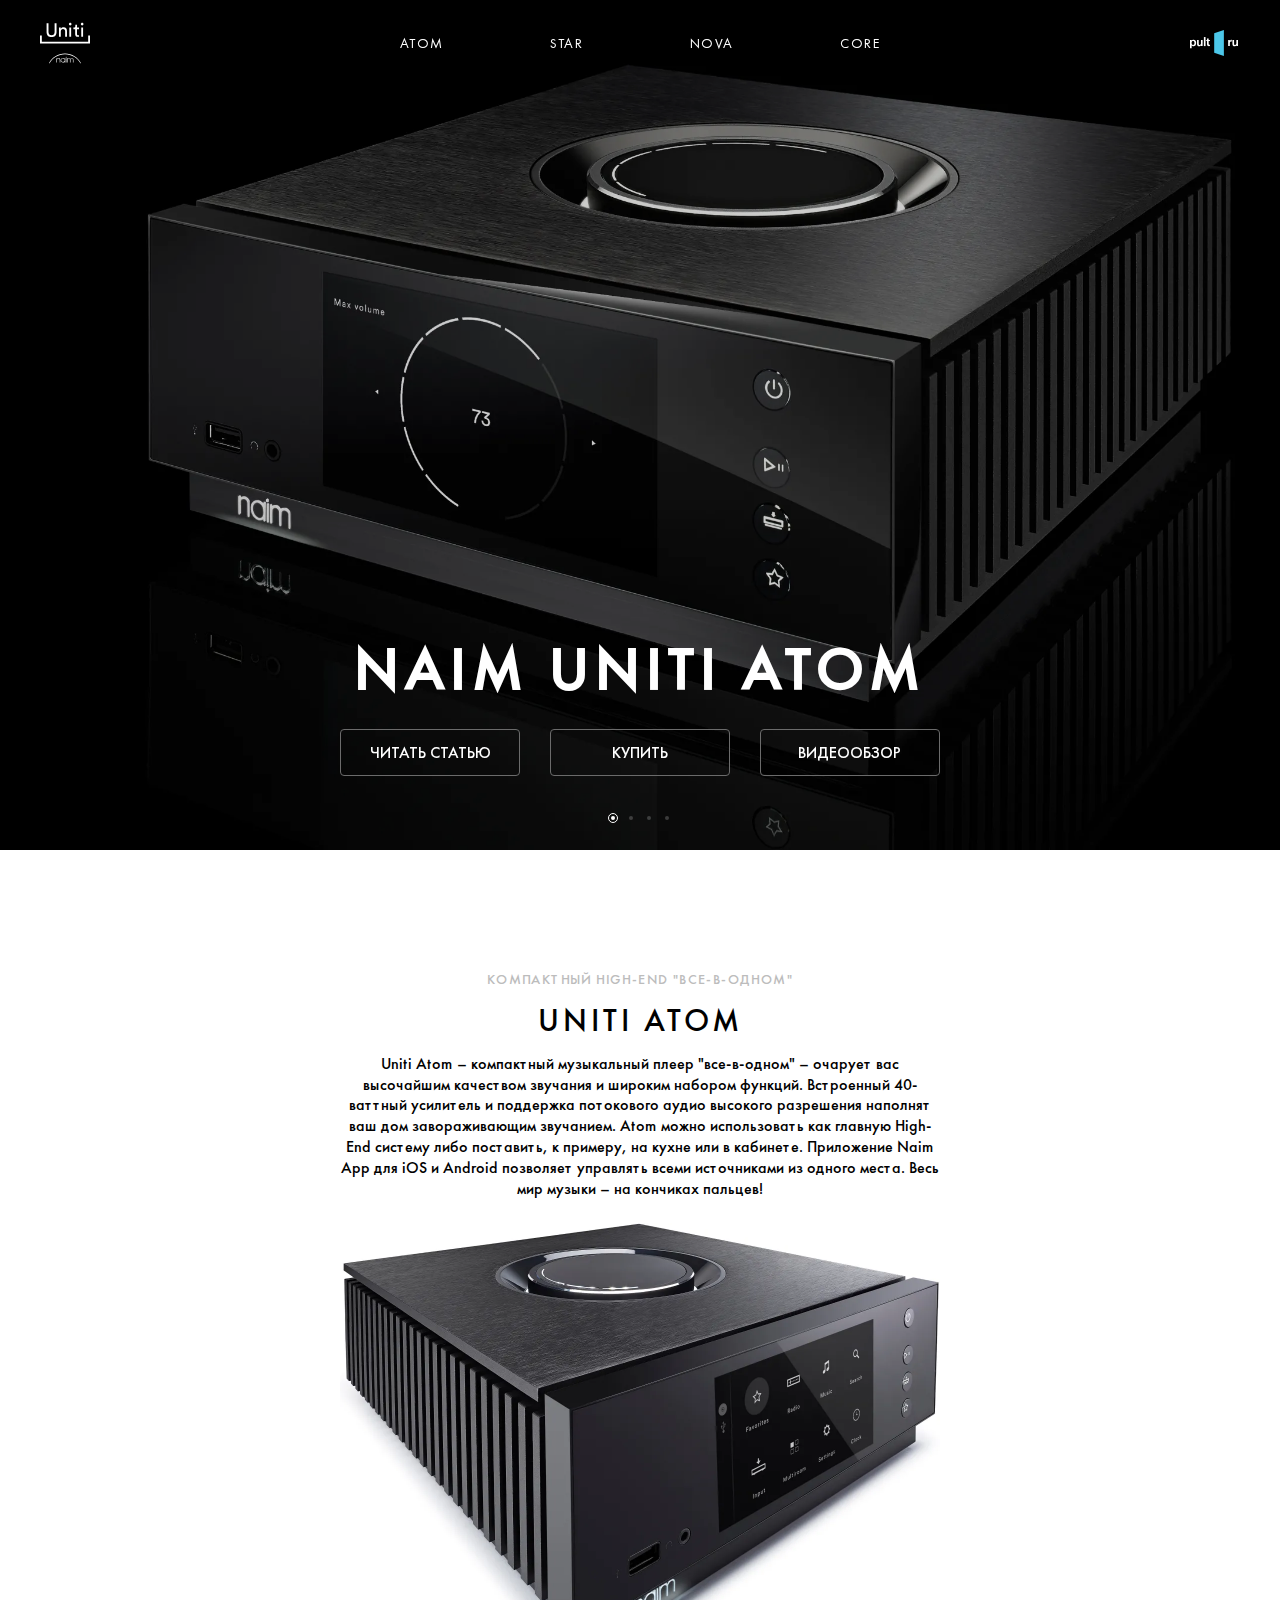
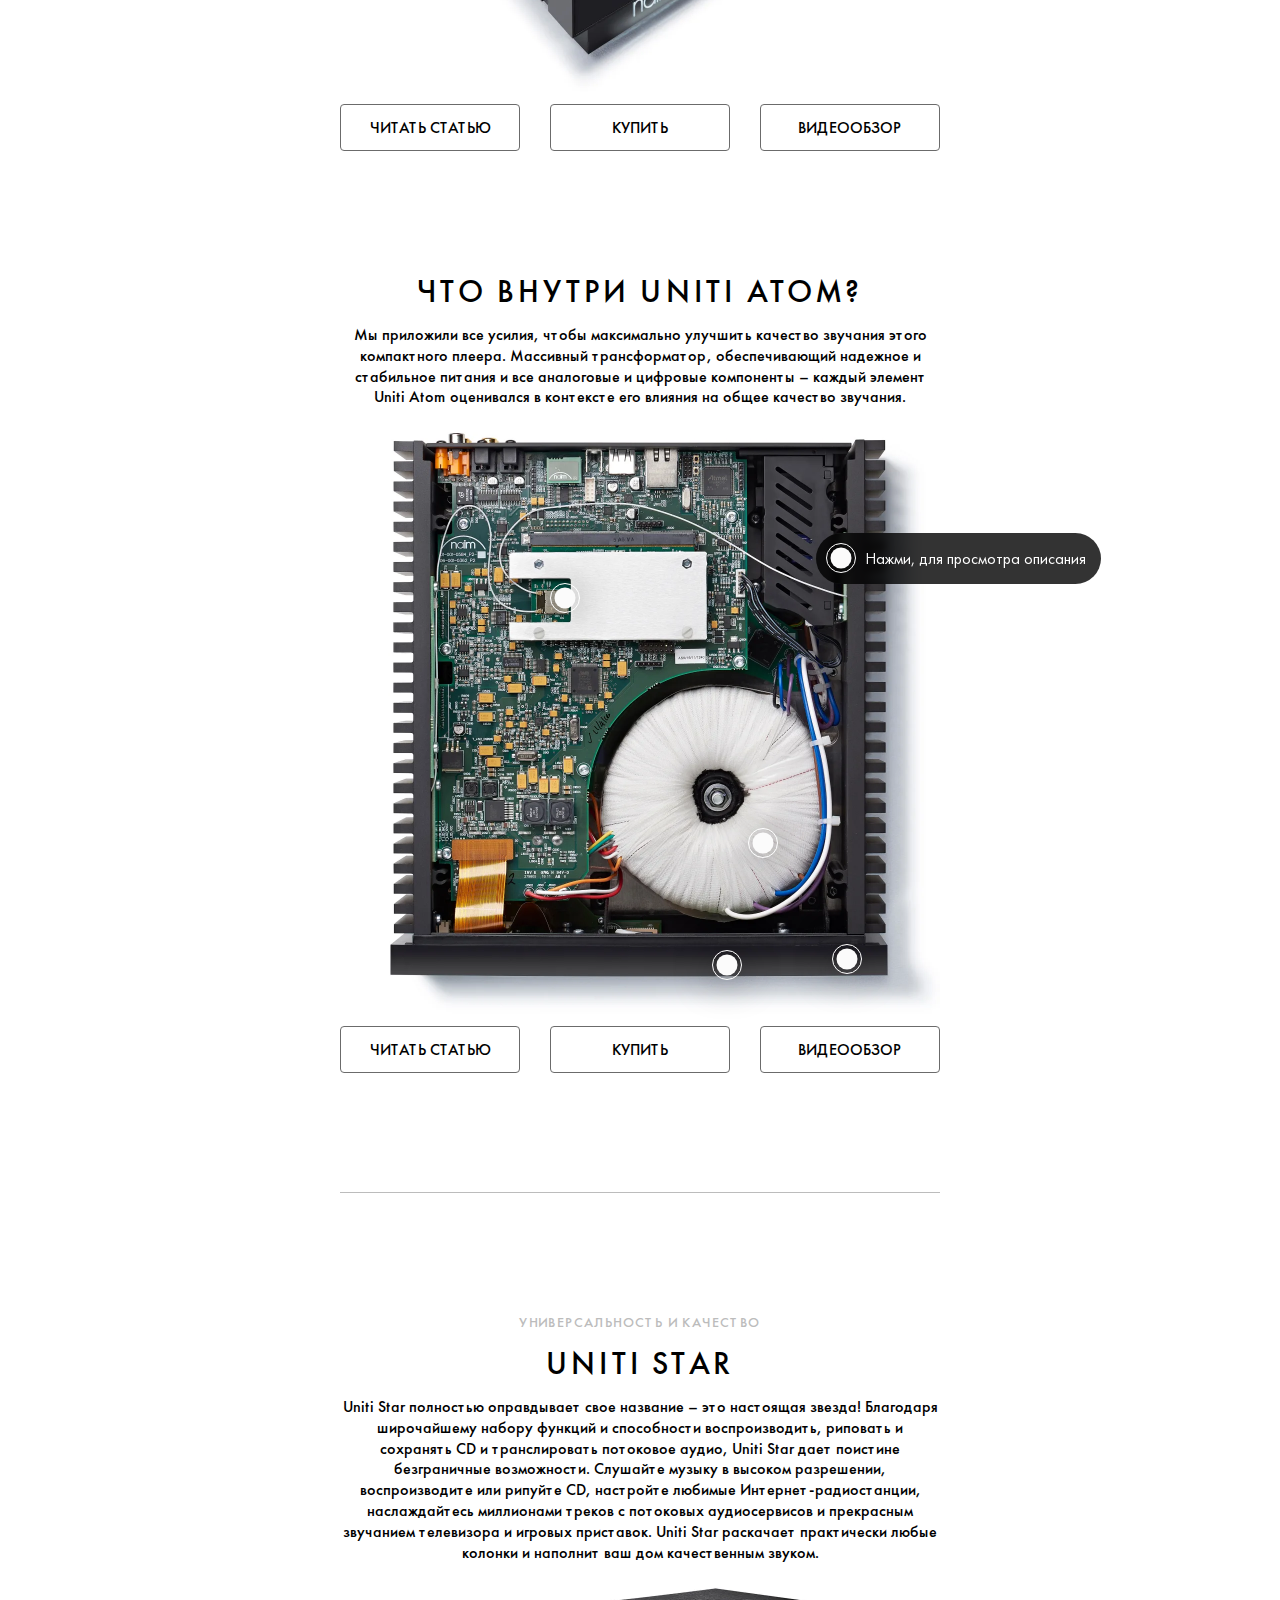
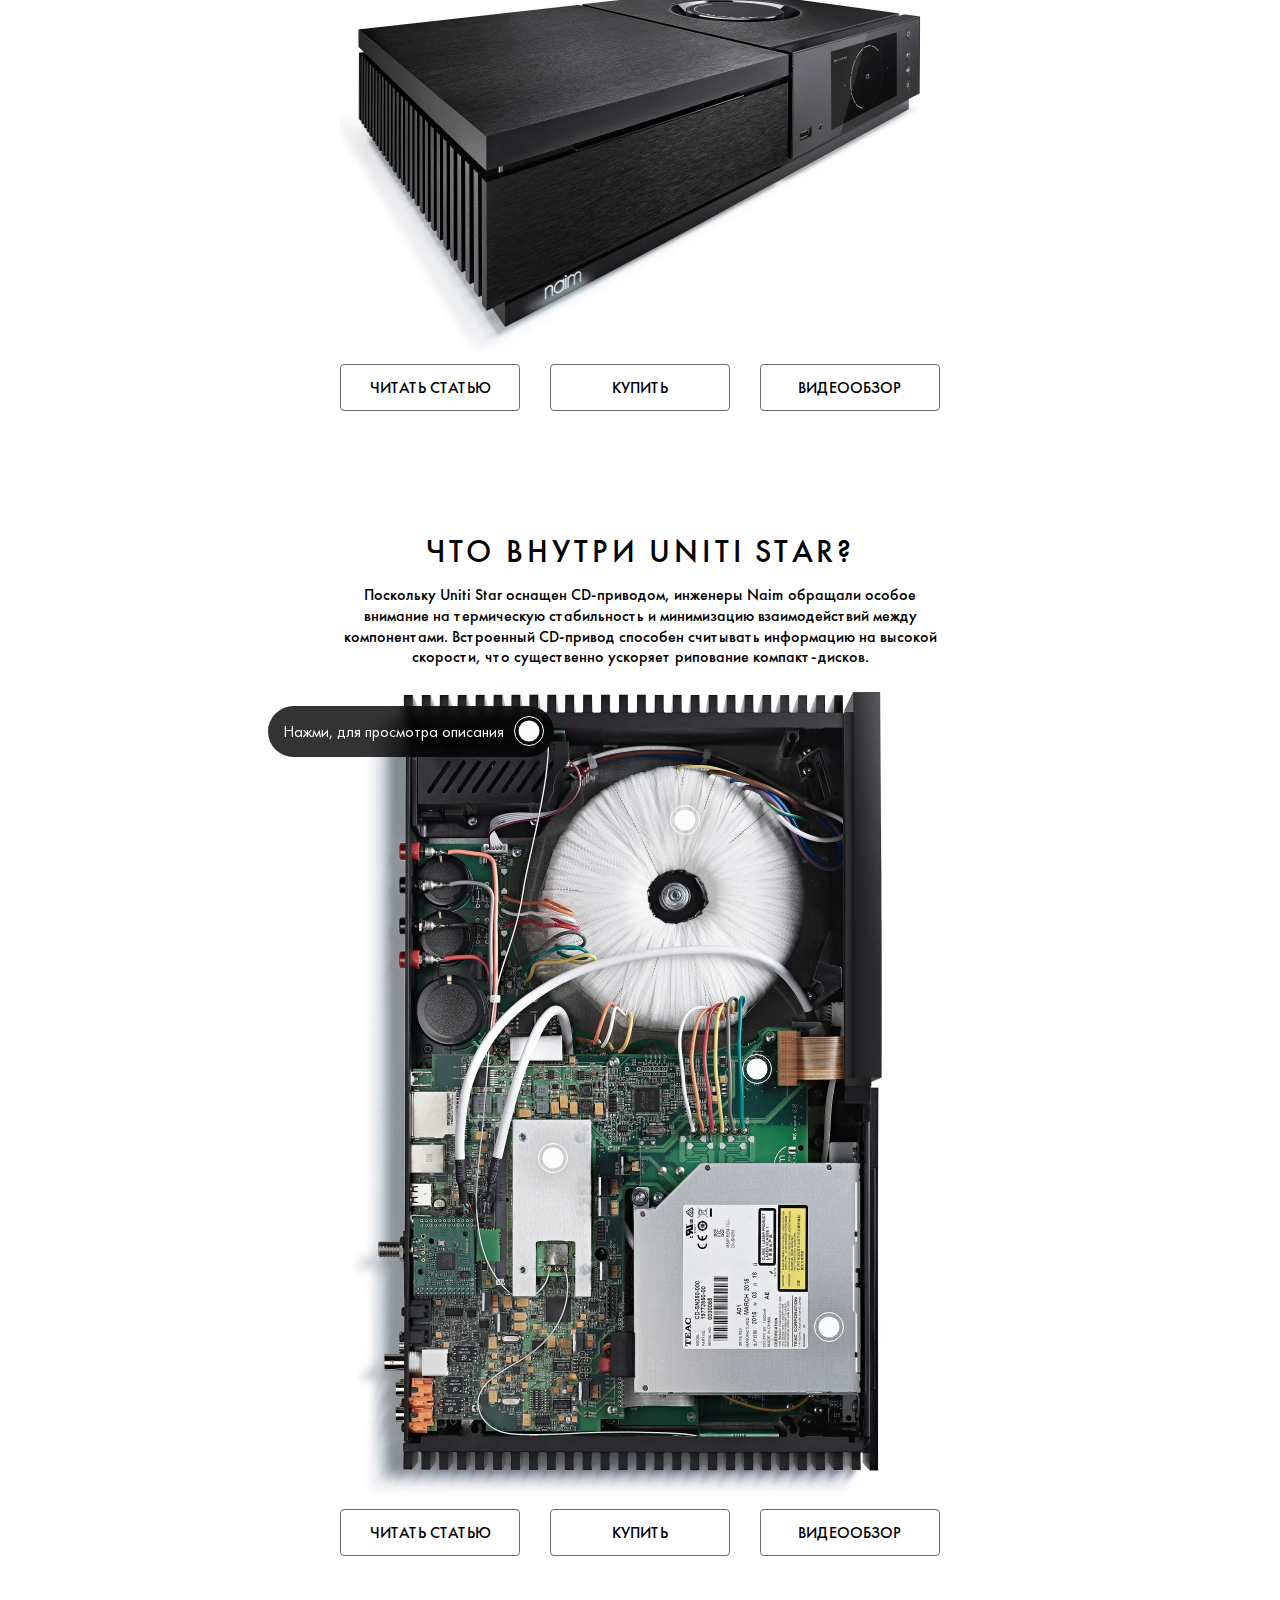
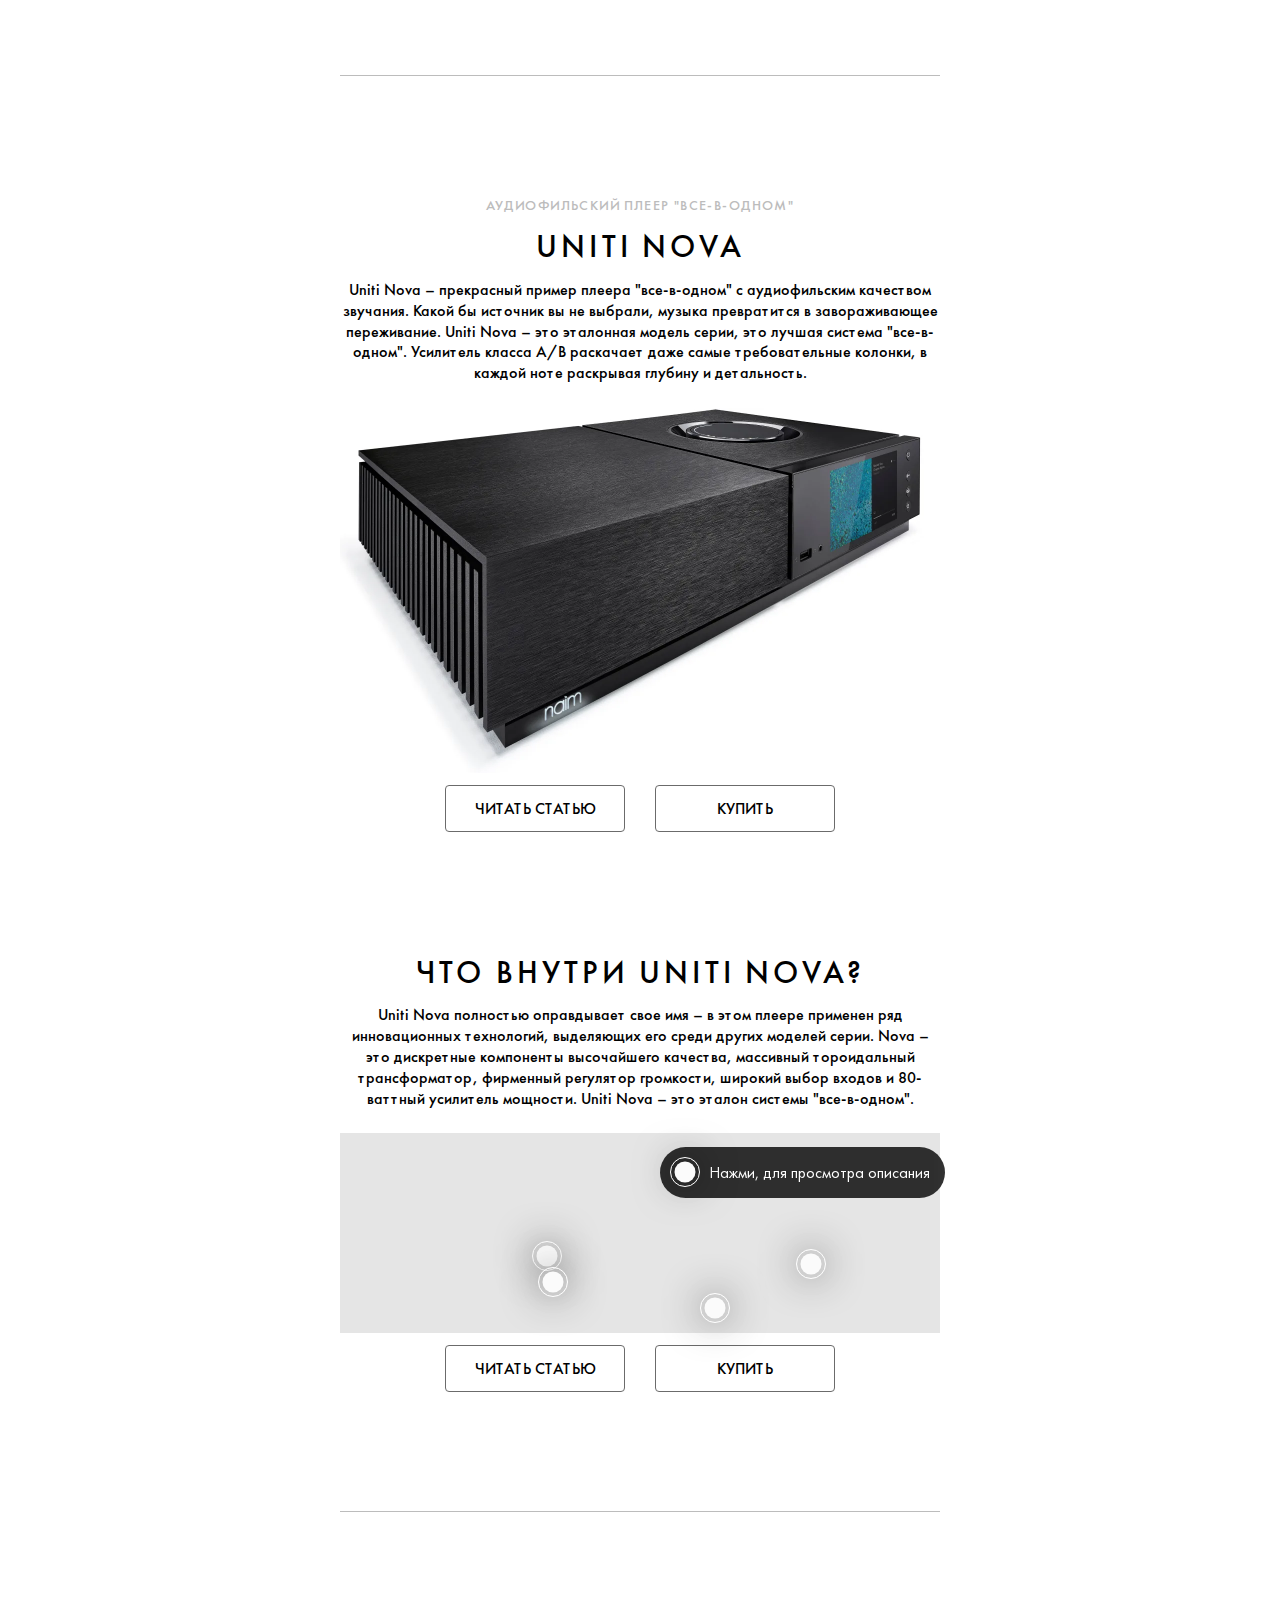
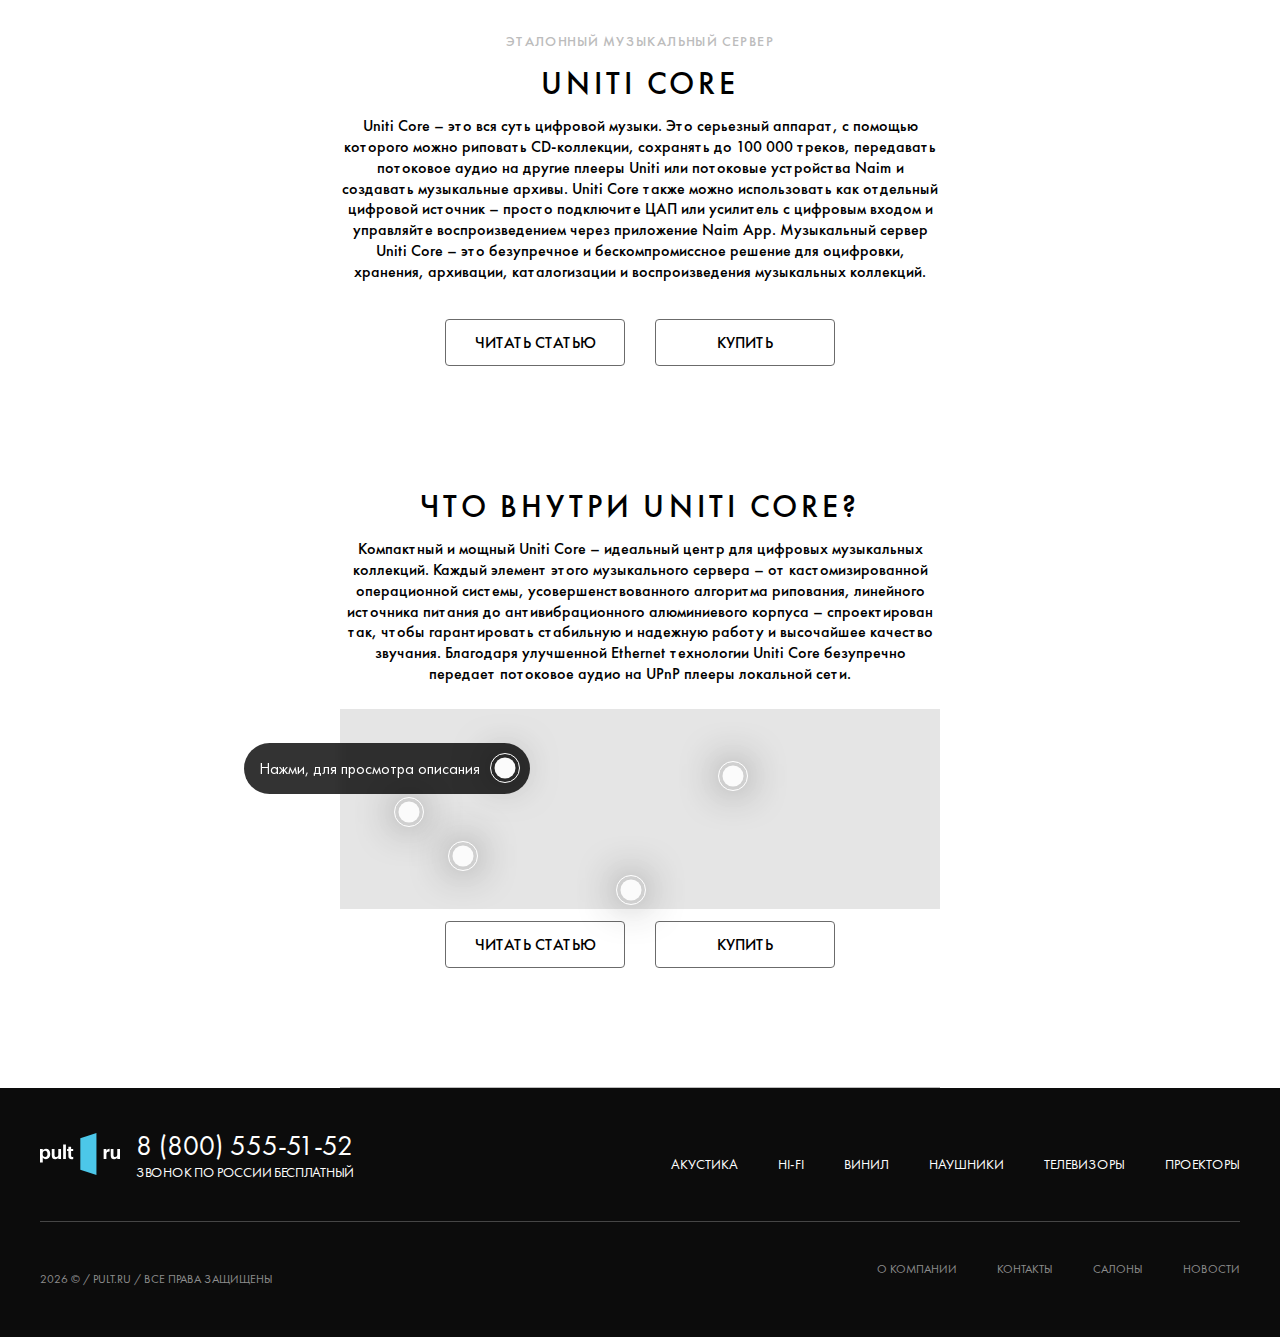
<file: index.html>
<!DOCTYPE html>
<html lang="ru">
<head>
   <meta charset="UTF-8">
   <meta http-equiv="X-UA-Compatible" content="IE=edge">
   <meta name="viewport" content="width=device-width, initial-scale=1.0">
   <title>Играй и обучайся на своих первых клавишных Roland: GO:PIANO; GO:KEYS!</title>
   <meta property="Клавишные инструменты Roland - цифровые пианино: GO:PIANO (GO-61P); GO:KEYS (GO-61K) - играйте и обучайтесь c легкостью! Эксклюзивно в Pult.ru!" content="roland-piano">
   <link rel="shortcut icon" href="assets/img/favicon.png" type="image/png">
   <link rel="stylesheet" href="assets/style/style.min.css">
   <!-- Google Tag Manager -->
   <script>(function (w, d, s, l, i) {
         w[l] = w[l] || []; w[l].push({
            'gtm.start':
               new Date().getTime(), event: 'gtm.js'
         }); var f = d.getElementsByTagName(s)[0],
            j = d.createElement(s), dl = l != 'dataLayer' ? '&l=' + l : ''; j.async = true; j.src =
               'https://www.googletagmanager.com/gtm.js?id=' + i + dl; f.parentNode.insertBefore(j, f);
      })(window, document, 'script', 'dataLayer', 'GTM-WRF7S9B');</script>
   <!-- End Google Tag Manager -->
</head>

<body class="body">
   <!-- Google Tag Manager (noscript) -->
   <noscript>
      <iframe src="https://www.googletagmanager.com/ns.html?id=GTM-WRF7S9B" height="0" width="0" style="display:none;visibility:hidden">
      </iframe>
   </noscript>
   <!-- End Google Tag Manager (noscript) -->
   <header class="header">
   <div class="header__wrapper">
      <a class="header__link link logo-brend" href="https://www.pult.ru/" target="_blank">
         <svg xmlns="http://www.w3.org/2000/svg" width="57" height="46" viewBox="0 0 57 46" fill="none">
            <path d="M7.51953 10.6364V0.480957H9.67544V10.5676C9.67544 12.9217 10.99 14.2449 13.181 14.2449C15.3895 14.2449 16.669 12.9217 16.669 10.5676V0.480957H18.8424V10.6364C18.8424 14.2621 16.3885 16.221 13.181 16.221C9.99093 16.221 7.51953 14.2621 7.51953 10.6364Z" fill="white" />
            <path d="M23.7149 15.8946H21.6292V5.42991H23.6624V6.92486C24.4336 5.61892 25.6956 5.12061 26.94 5.12061C29.4815 5.12061 30.7611 6.92486 30.7611 9.24462V15.8774H28.6753V9.60548C28.6753 8.14489 28.0618 6.97641 26.1863 6.97641C24.5387 6.97641 23.6974 8.26517 23.6974 9.84604V15.8946H23.7149Z" fill="white" />
            <path d="M34.442 0C35.2833 0 35.9494 0.65297 35.9494 1.47777C35.9494 2.28539 35.2833 2.93836 34.442 2.93836C33.6182 2.93836 32.9521 2.28539 32.9521 1.47777C32.9697 0.65297 33.6357 0 34.442 0ZM33.4254 15.8947V5.42996H35.4937V15.8775H33.4254V15.8947Z" fill="white" />
            <path d="M42.1715 5.42968H44.4852V7.2683H42.1715V12.7154C42.1715 13.6777 42.5747 14.1417 43.6614 14.1417C43.9243 14.1417 44.3099 14.0901 44.4852 14.0558V15.8085C44.3099 15.8772 43.7841 15.9975 43.0655 15.9975C41.2426 15.9975 40.1033 14.9149 40.1033 13.0247V7.28549H38.0701V5.42968H38.6485C39.8053 5.42968 40.2961 4.74234 40.2961 3.81444V2.11328H42.2066V5.42968H42.1715Z" fill="white" />
            <path d="M48.0609 0C48.9022 0 49.5683 0.65297 49.5683 1.47777C49.5683 2.28539 48.9022 2.93836 48.0609 2.93836C47.2371 2.93836 46.571 2.28539 46.571 1.47777C46.571 0.65297 47.2371 0 48.0609 0ZM47.0443 15.8947V5.42996H49.1126V15.8775H47.0443V15.8947Z" fill="white" />
            <path d="M0 23.6275H57V14.3828H54.9317V21.617H2.06827V14.3828H0V23.6275Z" fill="white" />
            <path d="M18.6846 40.3122H19.3331V40.948C19.5259 40.6558 20.0342 40.1919 20.8931 40.1919C21.5065 40.1919 22.0148 40.3465 22.4881 40.7933C22.8562 41.1542 23.1191 41.7212 23.1191 42.5288V45.2267H22.4705V42.5288C22.4705 41.8931 22.2777 41.4463 21.9973 41.1885C21.6467 40.8621 21.191 40.7589 20.9106 40.7589C20.6301 40.7589 20.1744 40.8449 19.8239 41.1885C19.561 41.4463 19.3506 41.8759 19.3506 42.4945V45.2438H18.7021V40.3122H18.6846Z" fill="white" />
            <path d="M31.427 40.8792C31.7075 40.4325 32.1983 40.1919 32.7942 40.1919C33.5128 40.1919 34.1263 40.5356 34.4769 41.137C34.8625 40.5184 35.4409 40.1919 36.1595 40.1919C37.3339 40.1919 38.1752 40.9995 38.1752 42.3055V45.2267H37.5267V42.3742C37.5267 41.326 37.0184 40.7418 36.1595 40.7418C35.3007 40.7418 34.7924 41.3088 34.7924 42.3742V45.2267H34.1438V42.3742C34.1438 41.326 33.6355 40.7418 32.7767 40.7418C31.9178 40.7418 31.4095 41.3088 31.4095 42.3742V45.2267H30.761V40.3122H31.4095V40.8792H31.427Z" fill="white" />
            <path d="M30.358 39.1953C30.358 38.9032 30.1126 38.6626 29.8146 38.6626C29.5166 38.6626 29.2712 38.9032 29.2712 39.1953C29.2712 39.4874 29.5166 39.728 29.8146 39.728C30.1126 39.728 30.358 39.4874 30.358 39.1953Z" fill="white" />
            <path d="M30.13 40.312H29.4814V45.2265H30.13V40.312Z" fill="white" />
            <path d="M26.2039 44.78C24.977 44.78 24.1532 43.8864 24.1532 42.7867C24.1532 41.5323 25.0997 40.759 26.2039 40.759C27.3608 40.759 28.2196 41.7041 28.2196 42.7867C28.2196 43.9208 27.2907 44.78 26.2039 44.78ZM28.1846 40.3123V41.1714C27.6587 40.3466 26.7473 40.1748 26.2215 40.1748C24.5739 40.1748 23.5222 41.4292 23.5222 42.7523C23.5222 44.1614 24.644 45.347 26.2215 45.347C26.7473 45.347 27.6412 45.1752 28.1846 44.3676V45.2268H28.8331V40.3123H28.1846Z" fill="white" />
            <path d="M10.9723 45.9999C14.3376 39.8826 20.928 35.707 28.5 35.707C36.0719 35.707 42.6623 39.8826 46.0276 45.9999H46.7463C43.3284 39.5217 36.44 35.0884 28.5 35.0884C20.5599 35.0884 13.6716 39.5217 10.2537 45.9999H10.9723Z" fill="white" />
         </svg>
      </a>
      <ul class="header__menu">
         <li class="header__menu-item">
            <a href="#atom" class="header__menu-link link text book">Atom</a>
         </li>
         <li class="header__menu-item">
            <a href="#star" class="header__menu-link link text book">Star</a>
         </li>
         <li class="header__menu-item">
            <a href="#nova" class="header__menu-link link text book">Nova</a>
         </li>
         <li class="header__menu-item">
            <a href="#core" class="header__menu-link link text book">Core</a>
         </li>
      </ul>
      <div class="header__menu-burger">
         <span class="header__burger">

         </span>
      </div>
      <a class="header__link link logo-pult" href="https://www.pult.ru/" target="_blank">
         <svg xmlns="http://www.w3.org/2000/svg" width="48" height="26" viewBox="0 0 48 26" fill="none">
            <path d="M24.1882 22.6933L33.8691 25.9832V0L24.1882 3.28987V22.6933Z" fill="#4CC7E9" />
            <path d="M0 9.8841H1.65995V10.8594C1.85899 10.5166 2.13955 10.2333 2.47441 10.037C2.80927 9.84062 3.18708 9.7379 3.57119 9.73878C5.03602 9.73878 6.16581 10.874 6.16581 12.9267V13.0286C6.16581 15.081 5.04998 16.2457 3.57119 16.2457C3.18928 16.2616 2.8103 16.17 2.47401 15.9805C2.13773 15.7909 1.85654 15.5104 1.65995 15.1684V18.2397H0V9.8841ZM4.47761 13.0429V12.9409C4.47761 11.6745 3.87931 11.063 3.05465 11.063C2.19044 11.063 1.58982 11.6874 1.58982 12.9409V13.0429C1.58982 14.2946 2.16186 14.9061 3.05465 14.9061C3.9757 14.8912 4.47761 14.2509 4.47761 13.0429Z" fill="white" />
            <path d="M7.05823 13.9018V9.88428H8.70422V13.6545C8.70422 14.4988 9.03893 14.9063 9.73662 14.9063C10.4343 14.9063 10.9781 14.4554 10.9781 13.538V9.88428H12.6241V16.1144H10.9921V15.139C10.8136 15.4964 10.5389 15.7915 10.2018 15.9881C9.86475 16.1847 9.47995 16.2741 9.09478 16.2455C7.92244 16.2455 7.05823 15.532 7.05823 13.9018Z" fill="white" />
            <path d="M13.8936 7.06006H15.5395V16.0996H13.8936V7.06006Z" fill="white" />
            <path d="M17.0183 14.2655V11.1068H16.2511V9.88411H17.0183V8.54492H18.6642V9.88411H19.9197V11.1068H18.6642V14.1053C18.6642 14.6002 18.9012 14.8475 19.3197 14.8475C19.5346 14.8566 19.7489 14.8169 19.9476 14.731V16.0716C19.6244 16.1861 19.2844 16.2403 18.9431 16.2318C17.702 16.2308 17.0183 15.561 17.0183 14.2655Z" fill="white" />
            <path d="M38.1796 9.88362H39.8395V11.0771C39.9928 10.6811 40.2606 10.3448 40.6057 10.1152C40.9508 9.88562 41.356 9.7741 41.7647 9.79621V11.3973C40.5372 11.3827 39.8395 11.8048 39.8395 12.9983V16.1134H38.1796V9.88362Z" fill="white" />
            <path d="M42.4342 13.9013V9.88379H44.0802V13.654C44.0802 14.4983 44.4149 14.9058 45.1123 14.9058C45.8096 14.9058 46.3537 14.4549 46.3537 13.5375V9.88379H47.9997V16.1139H46.3537V15.1386C46.1753 15.4959 45.9006 15.791 45.5635 15.9876C45.2264 16.1842 44.8416 16.2736 44.4565 16.245C43.2984 16.245 42.4342 15.5315 42.4342 13.9013Z" fill="white" />
         </svg>
      </a>
   </div>
</header>
   <section class="banner">
   <div class="banner__wrapper">
      <div class="banner__slider swiper-container mySwiper">
         <ul class="banner__slider-wrapper swiper-wrapper ">
            <li class="banner__slide swiper-slide ">
               <picture loading="lazy" class="banner__slide-picture">
                  <source loading="lazy" srcset="../assets/img/banners/banner0.webp" class="banner__slide-img " alt="img">
                  <img loading="lazy" src="../assets/img/banners/banner0.jpg" class="banner__slide-img " alt="img">
               </picture>
               <div class="banner__slide-title">
                  <h2 class="banner__title">
                     Naim Uniti Atom
                  </h2>
                  <ul class="banner__wrap-btns wrap-btns ">
                     <li class="banner__btns wrap-btns__btn wrap-btns__btn--s50">
                        <a class="banner__btn btn btn--wt link">
                           читать статью
                        </a>
                     </li>
                     <li class="banner__btns wrap-btns__btn">
                        <a class="banner__btn btn btn--wt link">
                           купить
                        </a>
                     </li>
                     <li class="banner__btns wrap-btns__btn wrap-btns__btn--s50">
                        <a class="banner__btn btn btn--wt link">
                           видеообзор
                        </a>
                     </li>
                  </ul>
               </div>
            </li>
            <li class="banner__slide swiper-slide ">
               <picture loading="lazy" class="banner__slide-picture">
                  <source loading="lazy" srcset="../assets/img/banners/banner1.webp" class="banner__slide-img " alt="img">
                  <img loading="lazy" src="../assets/img/banners/banner1.jpg" class="banner__slide-img " alt="img">
               </picture>
               <div class="banner__slide-title">
                  <h2 class="banner__title">
                     Naim Uniti Star
                  </h2>
                  <ul class="banner__wrap-btns wrap-btns ">
                     <li class="banner__btns wrap-btns__btn wrap-btns__btn--s50">
                        <a class="banner__btn btn btn--wt link">
                           читать статью
                        </a>
                     </li>
                     <li class="banner__btns wrap-btns__btn">
                        <a class="banner__btn btn btn--wt link">
                           купить
                        </a>
                     </li>
                     <li class="banner__btns wrap-btns__btn wrap-btns__btn--s50">
                        <a class="banner__btn btn btn--wt link">
                           видеообзор
                        </a>
                     </li>
                  </ul>
               </div>
            </li>
            <li class="banner__slide swiper-slide ">
               <picture loading="lazy" class="banner__slide-picture">
                  <source loading="lazy" srcset="../assets/img/banners/banner2.webp" class="banner__slide-img " alt="img">
                  <img loading="lazy" src="../assets/img/banners/banner2.jpg" class="banner__slide-img " alt="img">
               </picture>
               <div class="banner__slide-title">
                  <h2 class="banner__title">
                     Naim Uniti nova
                  </h2>
                  <ul class="banner__wrap-btns wrap-btns ">
                     <li class="banner__btns wrap-btns__btn ">
                        <a class="banner__btn btn btn--wt link">
                           читать статью
                        </a>
                     </li>
                     <li class="banner__btns wrap-btns__btn">
                        <a class="banner__btn btn btn--wt link">
                           купить
                        </a>
                     </li>
                  </ul>
               </div>
            </li>
            <li class="banner__slide swiper-slide ">
               <picture loading="lazy" class="banner__slide-picture">
                  <source loading="lazy" srcset="../assets/img/banners/banner3.webp" class="banner__slide-img " alt="img">
                  <img loading="lazy" src="../assets/img/banners/banner3.jpg" class="banner__slide-img " alt="img">
               </picture>
               <div class="banner__slide-title">
                  <h2 class="banner__title">
                     Naim Uniti core
                  </h2>
                  <ul class="banner__wrap-btns wrap-btns ">
                     <li class="banner__btns wrap-btns__btn ">
                        <a class="banner__btn btn btn--wt link">
                           читать статью
                        </a>
                     </li>
                     <li class="banner__btns wrap-btns__btn">
                        <a class="banner__btn btn btn--wt link">
                           купить
                        </a>
                     </li>
                  </ul>
               </div>
            </li>
         </ul>
         <div class="swiper-pagination banner__pagination"></div>
      </div>
   </div>
</section>
   <main class="main">

      <section class="section" id="atom">
         <div class="wrapper">
            <div class="section__content">
               <p class="section__subtitle">
                  Компактный High-End "все-в-одном"
               </p>
               <h2 class="section__title ">
                  Uniti Atom
               </h2>
               <div class="section__texts ">
                  <p class="section__text ">
                     Uniti Atom – компактный музыкальный плеер "все-в-одном" – очарует вас высочайшим качеством звучания и широким набором функций. Встроенный 40-ваттный усилитель и поддержка потокового аудио высокого разрешения наполнят ваш дом завораживающим звучанием. Atom можно использовать как главную High-End систему либо поставить, к примеру, на кухне или в кабинете. Приложение Naim App для iOS и Android позволяет управлять всеми источниками из одного места. Весь мир музыки – на кончиках пальцев!
                  </p>
               </div>
               <picture loading="lazy" class="section__picture">
                  <source loading="lazy" srcset="../assets/img/product/Uniti_Atom0.webp" class="" alt="img">
                  <img loading="lazy" src="../assets/img/product/Uniti_Atom0.jpg" class="" alt="img">
               </picture>

               <ul class="section__btns wrap-btns ">
                  <li class="banner__btns wrap-btns__btn wrap-btns__btn--s50">
                     <a class="banner__btn btn btn--bl link">
                        читать статью
                     </a>
                  </li>
                  <li class="banner__btns wrap-btns__btn">
                     <a href="https://www.pult.ru/product/setevoy-audio-proigryvatel-naim-uniti-atom--hdmi" class="banner__btn btn btn--bl link">
                        купить
                     </a>
                  </li>
                  <li class="banner__btns wrap-btns__btn wrap-btns__btn--s50">
                     <a href="https://youtu.be/BXTjYJoBm6E" class="banner__btn btn btn--bl link">
                        видеообзор
                     </a>
                  </li>
               </ul>
            </div>
            <div class="section__content">

               <h2 class="section__title ">
                  Что внутри Uniti Atom?
               </h2>
               <div class="section__texts ">
                  <p class="section__text ">
                     Мы приложили все усилия, чтобы максимально улучшить качество звучания этого компактного плеера. Массивный трансформатор, обеспечивающий надежное и стабильное питания и все аналоговые и цифровые компоненты – каждый элемент Uniti Atom оценивался в контексте его влияния на общее качество звучания.
                  </p>
               </div>
               <div class="section__descriptions">
                  <picture loading="lazy" class="section__picture">
                     <source loading="lazy" srcset="../assets/img/product/Uniti_Atom1.webp" class="" alt="img">
                     <img loading="lazy" src="../assets/img/product/Uniti_Atom1.jpg" class="" alt="img">
                  </picture>
                  <ul class="descriptions  descriptions--atom">
                     <li class="description description--r ">
                        <span class="description__ball"></span>
                        <h3 class="description__title book">
                           Нажми, для просмотра описания
                        </h3>
                        <p class="description__text">
                           Запатентованная Naim двойная Wi-Fi антенна. Теплорадиатор оптимизирует диапазон и одновременно экранирует чувствительные аудиосхемы
                        </p>
                     </li>
                     <li class="description description--l ">
                        <span class="description__ball"></span>
                        <p class="description__text ">
                           Надежный Wi-Fi с поддержкой стандартов 2.4 и 5 Ghz b/g/n/ac
                        </p>
                     </li>
                     <li class="description description--r description--b">
                        <span class="description__ball "></span>
                        <p class="description__text ">
                           Увеличенный фирменный тороидальный трансформатор с раздельными обмотками для цифровой и аналоговой секции и усилителя мощности
                        </p>
                     </li>
                     <li class="description description--r description--b">
                        <span class="description__ball"></span>
                        <p class="description__text ">
                           Полноценный LCD дисплей, отображающий обложку альбома, информацию об исполнителе и другую информацию
                        </p>
                     </li>
                     <li class="description description--r description--b">
                        <span class="description__ball"></span>
                        <p class="description__text ">
                           Датчик близости для расширенной интерактивности
                        </p>
                     </li>
                  </ul>
               </div>
               <ul class="section__btns wrap-btns ">
                  <li class="banner__btns wrap-btns__btn wrap-btns__btn--s50">
                     <a class="banner__btn btn btn--bl link">
                        читать статью
                     </a>
                  </li>
                  <li class="banner__btns wrap-btns__btn">
                     <a href="https://www.pult.ru/product/setevoy-audio-proigryvatel-naim-uniti-atom--hdmi" class="banner__btn btn btn--bl link">
                        купить
                     </a>
                  </li>
                  <li class="banner__btns wrap-btns__btn wrap-btns__btn--s50">
                     <a href="https://youtu.be/BXTjYJoBm6E" class="banner__btn btn btn--bl link">
                        видеообзор
                     </a>
                  </li>
               </ul>
            </div>
         </div>
      </section>
      <section class="section" id="star">
         <div class="wrapper">
            <div class="section__content">
               <p class="section__subtitle">
                  Универсальность и качество
               </p>
               <h2 class="section__title ">
                  Uniti Star
               </h2>
               <div class="section__texts ">
                  <p class="section__text ">
                     Uniti Star полностью оправдывает свое название – это настоящая звезда! Благодаря широчайшему набору функций и способности воспроизводить, риповать и сохранять CD и транслировать потоковое аудио, Uniti Star дает поистине безграничные возможности. Слушайте музыку в высоком разрешении, воспроизводите или рипуйте CD, настройте любимые Интернет-радиостанции, наслаждайтесь миллионами треков с потоковых аудиосервисов и прекрасным звучанием телевизора и игровых приставок. Uniti Star раскачает практически любые колонки и наполнит ваш дом качественным звуком.
                  </p>
               </div>
               <picture loading="lazy" class="section__picture">
                  <source loading="lazy" srcset="../assets/img/product/Uniti_Star0.webp" class="" alt="img">
                  <img loading="lazy" src="../assets/img/product/Uniti_Star0.jpg" class="" alt="img">
               </picture>

               <ul class="section__btns wrap-btns ">
                  <li class="banner__btns wrap-btns__btn wrap-btns__btn--s50">
                     <a class="banner__btn btn btn--bl link">
                        читать статью
                     </a>
                  </li>
                  <li class="banner__btns wrap-btns__btn">
                     <a href="https://www.pult.ru/product/setevoy-audio-proigryvatel-naim-uniti-star" class="banner__btn btn btn--bl link">
                        купить
                     </a>
                  </li>
                  <li class="banner__btns wrap-btns__btn wrap-btns__btn--s50">
                     <a href="https://youtu.be/gjp0S2AbZ5o" class="banner__btn btn btn--bl link">
                        видеообзор
                     </a>
                  </li>
               </ul>
            </div>
            <div class="section__content">

               <h2 class="section__title ">
                  Что внутри Uniti Star?
               </h2>
               <div class="section__texts ">
                  <p class="section__text ">
                     Поскольку Uniti Star оснащен CD-приводом, инженеры Naim обращали особое внимание на термическую стабильность и минимизацию взаимодействий между компонентами. Встроенный CD-привод способен считывать информацию на высокой скорости, что существенно ускоряет рипование компакт-дисков.
                  </p>
               </div>
               <div class="section__descriptions">
                  <picture loading="lazy" class="section__picture">
                     <source loading="lazy" srcset="../assets/img/product/Uniti_Star1.webp" class="" alt="img">
                     <img loading="lazy" src="../assets/img/product/Uniti_Star1.jpg" class="" alt="img">
                  </picture>
                  <ul class="descriptions  descriptions--star">
                     <li class="description description--l ">
                        <span class="description__ball"></span>
                        <h3 class="description__title book">
                           Нажми, для просмотра описания
                        </h3>
                        <p class="description__text">
                           Надежный Wi-Fi с поддержкой стандартов 2.4 и 5 GHz b/g/n/ac
                        </p>
                     </li>
                     <li class="description description--r ">
                        <span class="description__ball"></span>
                        <p class="description__text ">
                           Массивный тороидальный трансформатором с пятью раздельными обмотками
                        </p>
                     </li>
                     <li class="description description--r">
                        <span class="description__ball "></span>
                        <p class="description__text ">
                           70 Вт на канал, усилитель мощности класса A/B (нижняя плата)
                        </p>
                     </li>
                     <li class="description description--l">
                        <span class="description__ball"></span>
                        <p class="description__text ">
                           Стриминговый аудио модуль NP800
                        </p>
                     </li>
                     <li class="description description--r description--b">
                        <span class="description__ball"></span>
                        <p class="description__text ">
                           CD-привод с фирменным алгоритмом рипования Naim
                        </p>
                     </li>
                  </ul>
               </div>
               <ul class="section__btns wrap-btns ">
                  <li class="banner__btns wrap-btns__btn wrap-btns__btn--s50">
                     <a class="banner__btn btn btn--bl link">
                        читать статью
                     </a>
                  </li>
                  <li class="banner__btns wrap-btns__btn">
                     <a href="https://www.pult.ru/product/setevoy-audio-proigryvatel-naim-uniti-star" class="banner__btn btn btn--bl link">
                        купить
                     </a>
                  </li>
                  <li class="banner__btns wrap-btns__btn wrap-btns__btn--s50">
                     <a href="https://youtu.be/gjp0S2AbZ5o" class="banner__btn btn btn--bl link">
                        видеообзор
                     </a>
                  </li>
               </ul>
            </div>
         </div>
      </section>
      <section class="section" id="nova">
         <div class="wrapper">
            <div class="section__content">
               <p class="section__subtitle">
                  Аудиофильский плеер "все-в-одном"
               </p>
               <h2 class="section__title ">
                  Uniti Nova
               </h2>
               <div class="section__texts ">
                  <p class="section__text ">
                     Uniti Nova – прекрасный пример плеера "все-в-одном" с аудиофильским качеством звучания. Какой бы источник вы не выбрали, музыка превратится в завораживающее переживание. Uniti Nova – это эталонная модель серии, это лучшая система "все-в-одном". Усилитель класса А/В раскачает даже самые требовательные колонки, в каждой ноте раскрывая глубину и детальность.
                  </p>
               </div>
               <picture loading="lazy" class="section__picture">
                  <source loading="lazy" srcset="../assets/img/product/Uniti_Nova0.webp" class="" alt="nova">
                  <img loading="lazy" src="../assets/img/product/Uniti_Nova0.jpg" class="" alt="nova">
               </picture>

               <ul class="section__btns wrap-btns ">
                  <li class="banner__btns wrap-btns__btn">
                     <a class="banner__btn btn btn--bl link">
                        читать статью
                     </a>
                  </li>
                  <li class="banner__btns wrap-btns__btn">
                     <a href="https://www.pult.ru/product/setevoy-audio-proigryvatel-naim-uniti-nova" class="banner__btn btn btn--bl link">
                        купить
                     </a>
                  </li>
                  <!-- <li class="banner__btns wrap-btns__btn wrap-btns__btn--s50">
                     <a class="banner__btn btn btn--bl link">
                        видеообзор
                     </a>
                  </li> -->
               </ul>
            </div>
            <div class="section__content">

               <h2 class="section__title ">
                  Что внутри Uniti Nova?
               </h2>
               <div class="section__texts ">
                  <p class="section__text ">
                     Uniti Nova полностью оправдывает свое имя – в этом плеере применен ряд инновационных технологий, выделяющих его среди других моделей серии. Nova – это дискретные компоненты высочайшего качества, массивный тороидальный трансформатор, фирменный регулятор громкости, широкий выбор входов и 80-ваттный усилитель мощности. Uniti Nova – это эталон системы "все-в-одном".
                  </p>
               </div>
               <div class="section__descriptions">
                  <picture loading="lazy" class="section__picture">
                     <source loading="lazy" srcset="../assets/img/product/Uniti_Nova1.webp" class="" alt="img">
                     <img loading="lazy" src="../assets/img/product/Uniti_Nova1.jpg" class="" alt="img">
                  </picture>
                  <ul class="descriptions  descriptions--nova">
                     <li class="description description--r ">
                        <span class="description__ball"></span>
                        <h3 class="description__title book">
                           Нажми, для просмотра описания
                        </h3>
                        <p class="description__text">
                           Массивный тороидальный трансформатором с шестью раздельными обмотками.
                        </p>
                     </li>
                     <li class="description description--l description--b">
                        <span class="description__ball"></span>
                        <p class="description__text ">
                           Усовершенствованный стриминговый аудио модуль Naim NP800
                        </p>
                     </li>
                     <li class="description description--r description--b">
                        <span class="description__ball "></span>
                        <p class="description__text ">
                           Шестислойная цифровая печатная плата с согласованными сопротивлениями для максимальной целостности сигнала и качества звучания.
                        </p>
                     </li>
                     <li class="description description--l description--b">
                        <span class="description__ball"></span>
                        <p class="description__text ">
                           Надежный Wi-Fi с поддержкой стандартов 2.4 и 5 GHz b/g/n/ac
                        </p>
                     </li>
                     <li class="description description--r description--b">
                        <span class="description__ball"></span>
                        <p class="description__text ">
                           Трехуровневое расположение печатных плат для максимально короткого аналогового сигнального тракта и лучшего звучания.
                        </p>
                     </li>
                  </ul>
               </div>
               <ul class="section__btns wrap-btns ">
                  <li class="banner__btns wrap-btns__btn ">
                     <a class="banner__btn btn btn--bl link">
                        читать статью
                     </a>
                  </li>
                  <li class="banner__btns wrap-btns__btn">
                     <a href="https://www.pult.ru/product/setevoy-audio-proigryvatel-naim-uniti-nova" class="banner__btn btn btn--bl link">
                        купить
                     </a>
                  </li>
                  <!-- <li class="banner__btns wrap-btns__btn wrap-btns__btn--s50">
                     <a class="banner__btn btn btn--bl link">
                        видеообзор
                     </a>
                  </li> -->
               </ul>
            </div>
         </div>
      </section>
      <section class="section" id="core">
         <div class="wrapper">
            <div class="section__content">
               <p class="section__subtitle">
                  Эталонный музыкальный сервер
               </p>
               <h2 class="section__title ">
                  Uniti Core
               </h2>
               <div class="section__texts ">
                  <p class="section__text ">
                     Uniti Core – это вся суть цифровой музыки. Это серьезный аппарат, с помощью которого можно риповать CD-коллекции, сохранять до 100 000 треков, передавать потоковое аудио на другие плееры Uniti или потоковые устройства Naim и создавать музыкальные архивы. Uniti Core также можно использовать как отдельный цифровой источник – просто подключите ЦАП или усилитель с цифровым входом и управляйте воспроизведением через приложение Naim App. Музыкальный сервер Uniti Core – это безупречное и бескомпромиссное решение для оцифровки, хранения, архивации, каталогизации и воспроизведения музыкальных коллекций.
                  </p>
               </div>
               <picture loading="lazy" class="section__picture">
                  <source loading="lazy" srcset="../assets/img/product/Uniti_Core0.webp" class="" alt="nova">
                  <img loading="lazy" src="../assets/img/product/Uniti_Core0.jpg" class="" alt="nova">
               </picture>

               <ul class="section__btns wrap-btns ">
                  <li class="banner__btns wrap-btns__btn">
                     <a class="banner__btn btn btn--bl link">
                        читать статью
                     </a>
                  </li>
                  <li class="banner__btns wrap-btns__btn">
                     <a href="https://www.pult.ru/product/setevoy-audio-proigryvatel-naim-uniti-core" class="banner__btn btn btn--bl link">
                        купить
                     </a>
                  </li>
                  <!-- <li class="banner__btns wrap-btns__btn wrap-btns__btn--s50">
                     <a class="banner__btn btn btn--bl link">
                        видеообзор
                     </a>
                  </li> -->
               </ul>
            </div>
            <div class="section__content">

               <h2 class="section__title ">
                  Что внутри Uniti Core?
               </h2>
               <div class="section__texts ">
                  <p class="section__text ">
                     Компактный и мощный Uniti Core – идеальный центр для цифровых музыкальных коллекций. Каждый элемент этого музыкального сервера – от кастомизированной операционной системы, усовершенствованного алгоритма рипования, линейного источника питания до антивибрационного алюминиевого корпуса – спроектирован так, чтобы гарантировать стабильную и надежную работу и высочайшее качество звучания. Благодаря улучшенной Ethernet технологии Uniti Core безупречно передает потоковое аудио на UPnP плееры локальной сети.
                  </p>
               </div>
               <div class="section__descriptions">
                  <picture loading="lazy" class="section__picture">
                     <source loading="lazy" srcset="../assets/img/product/Uniti_Core1.webp" class="" alt="img">
                     <img loading="lazy" src="../assets/img/product/Uniti_Core1.jpg" class="" alt="img">
                  </picture>
                  <ul class="descriptions  descriptions--core">
                     <li class="description description--l ">
                        <span class="description__ball"></span>
                        <h3 class="description__title book">
                           Нажми, для просмотра описания
                        </h3>
                        <p class="description__text">
                           Сменяемый пользователем жесткий диск, который устанавливается в удобный отсек. Отсек для жесткого диска развязан с сервером для снижения шумопередачи.
                        </p>
                     </li>
                     <li class="description description--r description--b">
                        <span class="description__ball"></span>
                        <p class="description__text ">
                           Четырехъядерный процессор NXP iMX6 1GHz под управлением модифицированной операционной системы Linux, «заточенной» под нашу материнскую плату (нижний слой печатной платы).
                        </p>
                     </li>
                     <li class="description description--l description--b">
                        <span class="description__ball "></span>
                        <p class="description__text ">
                           Экструдированные алюминиевые теплорадиаторы рассеивают остаточное тепло для оптимального охлаждения системы.
                        </p>
                     </li>
                     <li class="description description--l description--b">
                        <span class="description__ball"></span>
                        <p class="description__text ">
                           Высокоскоростное (3 Гб/с) подключение жесткого диска по SATA при помощи высококачественных SATA-шлейфов.
                        </p>
                     </li>
                     <li class="description description--l description--b">
                        <span class="description__ball"></span>
                        <p class="description__text ">
                           Трехуровневое расположение печатных плат для максимально короткого аналогового сигнального тракта и лучшего звучания.
                        </p>
                     </li>
                  </ul>
               </div>
               <ul class="section__btns wrap-btns ">
                  <li class="banner__btns wrap-btns__btn ">
                     <a class="banner__btn btn btn--bl link">
                        читать статью
                     </a>
                  </li>
                  <li class="banner__btns wrap-btns__btn">
                     <a href="https://www.pult.ru/product/setevoy-audio-proigryvatel-naim-uniti-core" class="banner__btn btn btn--bl link">
                        купить
                     </a>
                  </li>
                  <!-- <li class="banner__btns wrap-btns__btn wrap-btns__btn--s50">
                     <a class="banner__btn btn btn--bl link">
                        видеообзор
                     </a>
                  </li> -->
               </ul>
            </div>
         </div>
      </section>

   </main>
   <footer class="footer">
   <div class="footer__wrapper">
      <div class="footer__row">
         <div class="footer__block-hello">
            <div class="footer__logo">
               <a class="footer__logo-link link" target="_blank" href="https://www.pult.ru/">
                  <img class="footer__logo-img" src="assets/img/icons/logo_pult--w.svg" alt="pult.ru">
               </a>
            </div>
            <div class="footer__call">
               <a class="footer__tel link " href="tel:+78005555152" target="_blank">8&nbsp;(800)&nbsp;555-51-52</a>
               <p class="footer__call-text">Звонок по России бесплатный</p>
            </div>
         </div>
         <ul class="footer__list footer__list--main">
            <li class="footer__list-item">
               <a class="footer__link link" href="https://www.pult.ru/main/akustika/">Акустика</a>
            </li>
            <li class="footer__list-item">
               <a class="footer__link link" href="https://www.pult.ru/main/hi-fi/">Hi-Fi</a>
            </li>
            <li class="footer__list-item">
               <a class="footer__link link" href="https://www.pult.ru/main/vinil/">Винил</a>
            </li>
            <li class="footer__list-item">
               <a class="footer__link link" href="https://www.pult.ru/main/naushniki/">Наушники</a>
            </li>
            <li class="footer__list-item">
               <a class="footer__link link" href="https://www.pult.ru/main/televizory/">Телевизоры</a>
            </li>
            <li class="footer__list-item">
               <a class="footer__link link" href="https://www.pult.ru/main/proektory/">Проекторы</a>
            </li>
         </ul>
      </div>
      <div class="footer__row footer__row--mb0 footer__footer">
         <p class="footer__copyright">
            <script type="text/javascript">
               document.write(new Date().getFullYear());</script> &copy; / pult.ru / все права защищены
         </p>
         <ul class="footer__list footer__list--ordre-s-0">
            <li class="footer__list-item">
               <a class="footer__link link" href="https://www.pult.ru/main/akustika">О компании</a>
            </li>
            <li class="footer__list-item">
               <a class="footer__link link" href="https://www.pult.ru/contacts/">Контакты</a>
            </li>
            <li class="footer__list-item">
               <a class="footer__link link" href="https://www.pult.ru/contacts/">Салоны</a>
            </li>
            <li class="footer__list-item">
               <a class="footer__link link" href="https://www.pult.ru/news/">Новости</a>
            </li>
         </ul>
      </div>
   </div>
</footer>
   
   <script type="module" src="assets/js/script.js"></script>

</body>

</html>
</file>
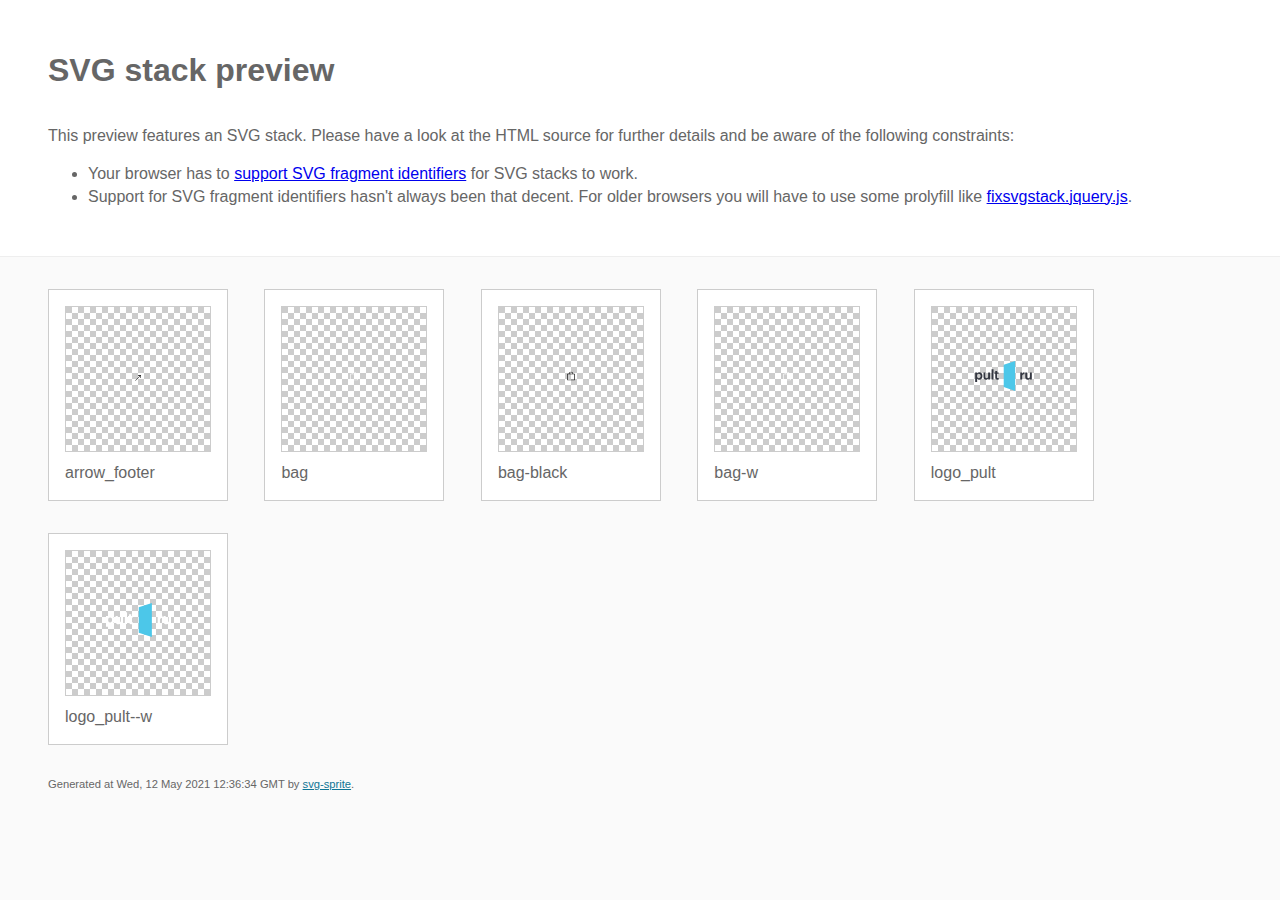
<file: assets/img/stack/sprite.stack.html>
<!DOCTYPE html>
<html lang="en" xmlns="http://www.w3.org/1999/xhtml">
	<head>
		<meta charset="utf-8"/>
		<meta http-equiv="X-UA-Compatible" content="IE=Edge"/>
		<title>SVG stack preview | svg-sprite</title>
		<style>@charset "UTF-8";body{padding:0;margin:0;color:#666;background:#fafafa;font-family:Arial,Helvetica,sans-serif;font-size:1em;line-height:1.4}header{display:block;padding:3em 3em 2em 3em;background-color:#fff}header p{margin:2em 0 0 0}section{border-top:1px solid #eee;padding:2em 3em 0 3em}section ul{margin:0;padding:0}section li{display:inline;display:inline-block;background-color:#fff;position:relative;margin:0 2em 2em 0;vertical-align:top;border:1px solid #ccc;padding:1em 1em 3em 1em;cursor:default}.icon-box{margin:0;width:144px;height:144px;position:relative;background:#ccc url("[data-uri]") top left repeat;border:1px solid #ccc;display:table-cell;vertical-align:middle;text-align:center}.icon{display:inline;display:inline-block}h1{margin-top:0}h2{margin:0;padding:0;font-size:1em;font-weight:normal;white-space:nowrap;overflow:hidden;text-overflow:ellipsis;position:absolute;left:1em;right:1em;bottom:1em}footer{display:block;margin:0;padding:0 3em 3em 3em}footer p{margin:0;font-size:.7em}footer a{color:#0f7595;margin-left:0}</style>
		
<!--
	
Sprite shape dimensions
====================================================================================================
You will need to set the sprite shape dimensions via CSS when you use them as stack SVGs, otherwise
they would become a huge 100% in size. You may use the following dimension classes for doing so.
They might well be outsourced to an external stylesheet of course.

-->

<style type="text/css">
	.svg-arrow_footer-dims { width: 12px; height: 12px; }
	.svg-bag-dims { width: 18px; height: 22px; }
	.svg-bag-black-dims { width: 18px; height: 22px; }
	.svg-bag-w-dims { width: 18px; height: 22px; }
	.svg-logo_pult-dims { width: 57px; height: 30px; }
	.svg-logo_pult--w-dims { width: 65px; height: 34px; }
</style>

<!--
====================================================================================================
-->

	</head>
	<body>
		<header>
			<h1>SVG stack preview</h1>
			<p>This preview features an SVG stack. Please have a look at the HTML source for further details and be aware of the following constraints:</p>
			<ul>
				<li>Your browser has to <a href="http://caniuse.com/#feat=svg-fragment" target="_blank">support SVG fragment identifiers</a> for SVG stacks to work.</li>
				<li>Support for SVG fragment identifiers hasn't always been that decent. For older browsers you will have to use some prolyfill like <a href="https://github.com/preciousforever/SVG-Stacker/blob/master/fixsvgstack.jquery.js" target="_blank">fixsvgstack.jquery.js</a>.</li>
			</ul>
		</header>
		<section>
			
<!--
	
SVG stack
====================================================================================================
These SVG images make use of fragment identifiers (IDs) to reference certain portions of the
external sprite. By default, all shapes inside the sprite are hidden by CSS. The `:target` pseudo
selector is used to show the very shape that is referenced by the fragment identifier.  

-->

			<ul>
				
				<li title="arrow_footer">
					<div class="icon-box">
						
						<!-- arrow_footer -->
						<img src="../icons/icon.svg#arrow_footer" class="svg-arrow_footer-dims" alt="arrow_footer"/>
						
					</div>
					<h2>arrow_footer</h2>
				</li>
				<li title="bag">
					<div class="icon-box">
						
						<!-- bag -->
						<img src="../icons/icon.svg#bag" class="svg-bag-dims" alt="bag"/>
						
					</div>
					<h2>bag</h2>
				</li>
				<li title="bag-black">
					<div class="icon-box">
						
						<!-- bag-black -->
						<img src="../icons/icon.svg#bag-black" class="svg-bag-black-dims" alt="bag-black"/>
						
					</div>
					<h2>bag-black</h2>
				</li>
				<li title="bag-w">
					<div class="icon-box">
						
						<!-- bag-w -->
						<img src="../icons/icon.svg#bag-w" class="svg-bag-w-dims" alt="bag-w"/>
						
					</div>
					<h2>bag-w</h2>
				</li>
				<li title="logo_pult">
					<div class="icon-box">
						
						<!-- logo_pult -->
						<img src="../icons/icon.svg#logo_pult" class="svg-logo_pult-dims" alt="logo_pult"/>
						
					</div>
					<h2>logo_pult</h2>
				</li>
				<li title="logo_pult--w">
					<div class="icon-box">
						
						<!-- logo_pult--w -->
						<img src="../icons/icon.svg#logo_pult--w" class="svg-logo_pult--w-dims" alt="logo_pult--w"/>
						
					</div>
					<h2>logo_pult--w</h2>
				</li>
			</ul>

<!--
====================================================================================================
-->

		</section>
		<footer>
			<p>Generated at Wed, 12 May 2021 12:36:34 GMT by <a href="https://github.com/jkphl/svg-sprite" target="_blank">svg-sprite</a>.</p>
		</footer>
	</body>
</html>
</file>
<file: assets/style/style.min.css>
*,::after,::before{font-size:inherit;-webkit-box-sizing:border-box;box-sizing:border-box;margin:0;padding:0}blockquote,body,dd,dl,figcaption,figure,h1,h2,h3,h4,ol[class],p{margin:0}body{min-height:100vh;scroll-behavior:smooth;text-rendering:optimizeSpeed}ol[class],ul[class]{list-style:none}a:not([class]){-webkit-text-decoration-skip:ink;text-decoration-skip-ink:auto}a{-webkit-user-select:none;-moz-user-select:none;-ms-user-select:none;user-select:none}img{width:100%;height:auto;display:block}article>*+*{margin-top:1em}button,input,select,textarea{font:inherit}.link{text-decoration:none}*{scrollbar-color:#fff #0c0c0c;scrollbar-width:thin}::-moz-selection{color:#fff;background:#4cc7e9}::selection{color:#fff;background:#4cc7e9}::-webkit-scrollbar{width:8px;background-color:#0c0c0c}::-webkit-scrollbar-track{-webkit-box-shadow:inset 0 0 6px rgba(0,0,0,.2);border-radius:4px;background-color:#0c0c0c}::-webkit-scrollbar-thumb{border-radius:4px;background-color:#fff}.body{position:relative;display:-webkit-box;display:-ms-flexbox;display:flex;-webkit-box-orient:vertical;-webkit-box-direction:normal;-ms-flex-direction:column;flex-direction:column;-webkit-box-pack:justify;-ms-flex-pack:justify;justify-content:space-between;max-width:1920px;margin:0 auto;min-height:100vh;font-family:FuturaPT-Medium,system-ui,-apple-system,"Segoe UI",Roboto,"Helvetica Neue",Arial,"Noto Sans","Liberation Sans",sans-serif,"Apple Color Emoji","Segoe UI Emoji","Segoe UI Symbol","Noto Color Emoji"}.book{font-family:FuturaPT-Book,system-ui,-apple-system,"Segoe UI",Roboto,"Helvetica Neue",Arial,"Noto Sans","Liberation Sans",sans-serif,"Apple Color Emoji","Segoe UI Emoji","Segoe UI Symbol","Noto Color Emoji"}.medium{font-family:FuturaPT-Medium,system-ui,-apple-system,"Segoe UI",Roboto,"Helvetica Neue",Arial,"Noto Sans","Liberation Sans",sans-serif,"Apple Color Emoji","Segoe UI Emoji","Segoe UI Symbol","Noto Color Emoji"}.bold{font-family:FuturaPT-Bold,system-ui,-apple-system,"Segoe UI",Roboto,"Helvetica Neue",Arial,"Noto Sans","Liberation Sans",sans-serif,"Apple Color Emoji","Segoe UI Emoji","Segoe UI Symbol","Noto Color Emoji"}.text{position:relative;font-family:FuturaPT-Book,system-ui,-apple-system,"Segoe UI",Roboto,"Helvetica Neue",Arial,"Noto Sans","Liberation Sans",sans-serif,"Apple Color Emoji","Segoe UI Emoji","Segoe UI Symbol","Noto Color Emoji"}.text--triger{position:absolute;right:0;bottom:0;font-size:inherit;color:#242424;background:-webkit-gradient(linear,left top,right top,from(#ffffff00),color-stop(15%,#fff));background:-o-linear-gradient(left,#ffffff00 0,#fff 15%);background:linear-gradient(to right,#ffffff00 0,#fff 15%);text-decoration:none;padding:0 24px 0 40px;cursor:pointer}.text--triger::after,.text--triger::before{position:absolute;right:0;top:50%;content:"";-webkit-transform:translate(-2px,-50%);-ms-transform:translate(-2px,-50%);transform:translate(-2px,-50%)}.text--triger::after:hover,.text--triger::before:hover{background:#4cc7e9;border-right:1px solid #4cc7e9;border-bottom:1px solid #4cc7e9}.text--triger::before{background:#242424;width:12px;height:1px}.text--triger::after{width:6px;height:6px;border-right:1px solid #242424;border-bottom:1px solid #242424;-webkit-transform:translate(-2px,-50%) rotate(-45deg);-ms-transform:translate(-2px,-50%) rotate(-45deg);transform:translate(-2px,-50%) rotate(-45deg)}.text--triger:hover{color:#4cc7e9}.text--triger:hover::before{background:#4cc7e9}.text--triger:hover::after{border-right:1px solid #4cc7e9;border-bottom:1px solid #4cc7e9}.text .active.text--triger::after{-webkit-transform:translate(-5px,-100%) rotate(-135deg);-ms-transform:translate(-5px,-100%) rotate(-135deg);transform:translate(-5px,-100%) rotate(-135deg)}.text .active.text--triger::before{-webkit-transform:translate(-2px,-50%) rotate(-90deg);-ms-transform:translate(-2px,-50%) rotate(-90deg);transform:translate(-2px,-50%) rotate(-90deg)}.main{height:100%;-webkit-box-flex:1;-ms-flex:1 1;flex:1 1}.link{color:inherit;white-space:nowrap;cursor:pointer;display:-webkit-box;display:-ms-flexbox;display:flex;-webkit-box-align:center;-ms-flex-align:center;align-items:center}.input{border:none;background:inherit;display:-webkit-box;display:-ms-flexbox;display:flex;-webkit-box-align:center;-ms-flex-align:center;align-items:center}.input::-webkit-input-placeholder{color:inherit;font-size:inherit}.input::-moz-placeholder{color:inherit;font-size:inherit}.input:-ms-input-placeholder{color:inherit;font-size:inherit}.input::-ms-input-placeholder{color:inherit;font-size:inherit}.input::placeholder{color:inherit;font-size:inherit}.wrapper{width:100%;max-width:600px;min-width:320px;margin:0 auto}.product .wrapper{overflow:visible}.wrapper--hello{padding:0}@font-face{font-family:swiper-icons;src:url("data:application/font-woff;charset=utf-8;base64, [base64]//wADZ2x5ZgAAAywAAADMAAAD2MHtryVoZWFkAAABbAAAADAAAAA2E2+eoWhoZWEAAAGcAAAAHwAAACQC9gDzaG10eAAAAigAAAAZAAAArgJkABFsb2NhAAAC0AAAAFoAAABaFQAUGG1heHAAAAG8AAAAHwAAACAAcABAbmFtZQAAA/gAAAE5AAACXvFdBwlwb3N0AAAFNAAAAGIAAACE5s74hXjaY2BkYGAAYpf5Hu/j+W2+MnAzMYDAzaX6QjD6/4//Bxj5GA8AuRwMYGkAPywL13jaY2BkYGA88P8Agx4j+/8fQDYfA1AEBWgDAIB2BOoAeNpjYGRgYNBh4GdgYgABEMnIABJzYNADCQAACWgAsQB42mNgYfzCOIGBlYGB0YcxjYGBwR1Kf2WQZGhhYGBiYGVmgAFGBiQQkOaawtDAoMBQxXjg/wEGPcYDDA4wNUA2CCgwsAAAO4EL6gAAeNpj2M0gyAACqxgGNWBkZ2D4/wMA+xkDdgAAAHjaY2BgYGaAYBkGRgYQiAHyGMF8FgYHIM3DwMHABGQrMOgyWDLEM1T9/w8UBfEMgLzE////P/5//f/V/xv+r4eaAAeMbAxwIUYmIMHEgKYAYjUcsDAwsLKxc3BycfPw8jEQA/[base64]/uznmfPFBNODM2K7MTQ45YEAZqGP81AmGGcF3iPqOop0r1SPTaTbVkfUe4HXj97wYE+yNwWYxwWu4v1ugWHgo3S1XdZEVqWM7ET0cfnLGxWfkgR42o2PvWrDMBSFj/IHLaF0zKjRgdiVMwScNRAoWUoH78Y2icB/yIY09An6AH2Bdu/UB+yxopYshQiEvnvu0dURgDt8QeC8PDw7Fpji3fEA4z/PEJ6YOB5hKh4dj3EvXhxPqH/SKUY3rJ7srZ4FZnh1PMAtPhwP6fl2PMJMPDgeQ4rY8YT6Gzao0eAEA409DuggmTnFnOcSCiEiLMgxCiTI6Cq5DZUd3Qmp10vO0LaLTd2cjN4fOumlc7lUYbSQcZFkutRG7g6JKZKy0RmdLY680CDnEJ+UMkpFFe1RN7nxdVpXrC4aTtnaurOnYercZg2YVmLN/d/gczfEimrE/fs/bOuq29Zmn8tloORaXgZgGa78yO9/cnXm2BpaGvq25Dv9S4E9+5SIc9PqupJKhYFSSl47+Qcr1mYNAAAAeNptw0cKwkAAAMDZJA8Q7OUJvkLsPfZ6zFVERPy8qHh2YER+3i/BP83vIBLLySsoKimrqKqpa2hp6+jq6RsYGhmbmJqZSy0sraxtbO3sHRydnEMU4uR6yx7JJXveP7WrDycAAAAAAAH//wACeNpjYGRgYOABYhkgZgJCZgZNBkYGLQZtIJsFLMYAAAw3ALgAeNolizEKgDAQBCchRbC2sFER0YD6qVQiBCv/H9ezGI6Z5XBAw8CBK/m5iQQVauVbXLnOrMZv2oLdKFa8Pjuru2hJzGabmOSLzNMzvutpB3N42mNgZGBg4GKQYzBhYMxJLMlj4GBgAYow/P/PAJJhLM6sSoWKfWCAAwDAjgbRAAB42mNgYGBkAIIbCZo5IPrmUn0hGA0AO8EFTQAA") format("woff");font-weight:400;font-style:normal;display:swap}:root{--swiper-theme-color:#007aff}.swiper-container{margin-left:auto;margin-right:auto;position:relative;overflow:hidden;list-style:none;padding:0;z-index:1}.swiper-container-vertical>.swiper-wrapper{-webkit-box-orient:vertical;-webkit-box-direction:normal;-ms-flex-direction:column;flex-direction:column}.swiper-wrapper{position:relative;width:100%;height:100%;z-index:1;display:-webkit-box;display:-ms-flexbox;display:flex;-webkit-transition-property:-webkit-transform;transition-property:-webkit-transform;-o-transition-property:transform;transition-property:transform;transition-property:transform,-webkit-transform;-webkit-box-sizing:content-box;box-sizing:content-box}.swiper-container-android .swiper-slide,.swiper-wrapper{-webkit-transform:translate3d(0,0,0);transform:translate3d(0,0,0)}.swiper-container-multirow>.swiper-wrapper{-ms-flex-wrap:wrap;flex-wrap:wrap}.swiper-container-multirow-column>.swiper-wrapper{-ms-flex-wrap:wrap;flex-wrap:wrap;-webkit-box-orient:vertical;-webkit-box-direction:normal;-ms-flex-direction:column;flex-direction:column}.swiper-container-free-mode>.swiper-wrapper{-webkit-transition-timing-function:ease-out;-o-transition-timing-function:ease-out;transition-timing-function:ease-out;margin:0 auto}.swiper-container-pointer-events{-ms-touch-action:pan-y;touch-action:pan-y}.swiper-container-pointer-events.swiper-container-vertical{-ms-touch-action:pan-x;touch-action:pan-x}.swiper-slide{-ms-flex-negative:0;flex-shrink:0;width:100%;height:100%;position:relative;-webkit-transition-property:-webkit-transform;transition-property:-webkit-transform;-o-transition-property:transform;transition-property:transform;transition-property:transform,-webkit-transform}.swiper-slide-invisible-blank{visibility:hidden}.swiper-container-autoheight,.swiper-container-autoheight .swiper-slide{height:auto}.swiper-container-autoheight .swiper-wrapper{-webkit-box-align:start;-ms-flex-align:start;align-items:flex-start;-webkit-transition-property:height,-webkit-transform;transition-property:height,-webkit-transform;-o-transition-property:transform,height;transition-property:transform,height;transition-property:transform,height,-webkit-transform}.swiper-container-3d{-webkit-perspective:1200px;perspective:1200px}.swiper-container-3d .swiper-cube-shadow,.swiper-container-3d .swiper-slide,.swiper-container-3d .swiper-slide-shadow-bottom,.swiper-container-3d .swiper-slide-shadow-left,.swiper-container-3d .swiper-slide-shadow-right,.swiper-container-3d .swiper-slide-shadow-top,.swiper-container-3d .swiper-wrapper{-webkit-transform-style:preserve-3d;transform-style:preserve-3d}.swiper-container-3d .swiper-slide-shadow-bottom,.swiper-container-3d .swiper-slide-shadow-left,.swiper-container-3d .swiper-slide-shadow-right,.swiper-container-3d .swiper-slide-shadow-top{position:absolute;left:0;top:0;width:100%;height:100%;pointer-events:none;z-index:10}.swiper-container-3d .swiper-slide-shadow-left{background-image:-webkit-gradient(linear,right top,left top,from(rgba(0,0,0,.5)),to(rgba(0,0,0,0)));background-image:-o-linear-gradient(right,rgba(0,0,0,.5),rgba(0,0,0,0));background-image:linear-gradient(to left,rgba(0,0,0,.5),rgba(0,0,0,0))}.swiper-container-3d .swiper-slide-shadow-right{background-image:-webkit-gradient(linear,left top,right top,from(rgba(0,0,0,.5)),to(rgba(0,0,0,0)));background-image:-o-linear-gradient(left,rgba(0,0,0,.5),rgba(0,0,0,0));background-image:linear-gradient(to right,rgba(0,0,0,.5),rgba(0,0,0,0))}.swiper-container-3d .swiper-slide-shadow-top{background-image:-webkit-gradient(linear,left bottom,left top,from(rgba(0,0,0,.5)),to(rgba(0,0,0,0)));background-image:-o-linear-gradient(bottom,rgba(0,0,0,.5),rgba(0,0,0,0));background-image:linear-gradient(to top,rgba(0,0,0,.5),rgba(0,0,0,0))}.swiper-container-3d .swiper-slide-shadow-bottom{background-image:-webkit-gradient(linear,left top,left bottom,from(rgba(0,0,0,.5)),to(rgba(0,0,0,0)));background-image:-o-linear-gradient(top,rgba(0,0,0,.5),rgba(0,0,0,0));background-image:linear-gradient(to bottom,rgba(0,0,0,.5),rgba(0,0,0,0))}.swiper-container-css-mode>.swiper-wrapper{overflow:auto;scrollbar-width:none;-ms-overflow-style:none}.swiper-container-css-mode>.swiper-wrapper::-webkit-scrollbar{display:none}.swiper-container-css-mode>.swiper-wrapper>.swiper-slide{scroll-snap-align:start start}.swiper-container-horizontal.swiper-container-css-mode>.swiper-wrapper{-ms-scroll-snap-type:x mandatory;scroll-snap-type:x mandatory}.swiper-container-vertical.swiper-container-css-mode>.swiper-wrapper{-ms-scroll-snap-type:y mandatory;scroll-snap-type:y mandatory}:root{--swiper-navigation-size:44px}.swiper-button-next,.swiper-button-prev{position:absolute;top:50%;width:calc(var(--swiper-navigation-size)/ 44 * 27);height:var(--swiper-navigation-size);margin-top:calc(-1 * var(--swiper-navigation-size)/ 2);z-index:10;cursor:pointer;display:-webkit-box;display:-ms-flexbox;display:flex;-webkit-box-align:center;-ms-flex-align:center;align-items:center;-webkit-box-pack:center;-ms-flex-pack:center;justify-content:center;color:var(--swiper-navigation-color,var(--swiper-theme-color))}.swiper-button-next.swiper-button-disabled,.swiper-button-prev.swiper-button-disabled{opacity:.35;cursor:auto;pointer-events:none}.swiper-button-next:after,.swiper-button-prev:after{font-family:swiper-icons;font-size:var(--swiper-navigation-size);text-transform:none!important;letter-spacing:0;text-transform:none;font-variant:initial;line-height:1}.swiper-button-prev,.swiper-container-rtl .swiper-button-next{left:10px;right:auto}.swiper-button-prev:after,.swiper-container-rtl .swiper-button-next:after{content:"prev"}.swiper-button-next,.swiper-container-rtl .swiper-button-prev{right:10px;left:auto}.swiper-button-next:after,.swiper-container-rtl .swiper-button-prev:after{content:"next"}.swiper-button-next.swiper-button-white,.swiper-button-prev.swiper-button-white{--swiper-navigation-color:#ffffff}.swiper-button-next.swiper-button-black,.swiper-button-prev.swiper-button-black{--swiper-navigation-color:#000000}.swiper-button-lock{display:none}.swiper-pagination{position:absolute;text-align:center;-webkit-transition:.3s opacity;-o-transition:.3s opacity;transition:.3s opacity;-webkit-transform:translate3d(0,0,0);transform:translate3d(0,0,0);z-index:10}.swiper-pagination.swiper-pagination-hidden{opacity:0}.swiper-container-horizontal>.swiper-pagination-bullets,.swiper-pagination-custom,.swiper-pagination-fraction{bottom:10px;left:0;width:100%}.swiper-pagination-bullets-dynamic{overflow:hidden;font-size:0}.swiper-pagination-bullets-dynamic .swiper-pagination-bullet{-webkit-transform:scale(.33);-ms-transform:scale(.33);transform:scale(.33);position:relative}.swiper-pagination-bullets-dynamic .swiper-pagination-bullet-active{-webkit-transform:scale(1);-ms-transform:scale(1);transform:scale(1)}.swiper-pagination-bullets-dynamic .swiper-pagination-bullet-active-main{-webkit-transform:scale(1);-ms-transform:scale(1);transform:scale(1)}.swiper-pagination-bullets-dynamic .swiper-pagination-bullet-active-prev{-webkit-transform:scale(.66);-ms-transform:scale(.66);transform:scale(.66)}.swiper-pagination-bullets-dynamic .swiper-pagination-bullet-active-prev-prev{-webkit-transform:scale(.33);-ms-transform:scale(.33);transform:scale(.33)}.swiper-pagination-bullets-dynamic .swiper-pagination-bullet-active-next{-webkit-transform:scale(.66);-ms-transform:scale(.66);transform:scale(.66)}.swiper-pagination-bullets-dynamic .swiper-pagination-bullet-active-next-next{-webkit-transform:scale(.33);-ms-transform:scale(.33);transform:scale(.33)}.swiper-pagination-bullet{width:8px;height:8px;display:inline-block;border-radius:50%;background:#000;opacity:.2}button.swiper-pagination-bullet{border:none;margin:0;padding:0;-webkit-box-shadow:none;box-shadow:none;-webkit-appearance:none;-moz-appearance:none;appearance:none}.swiper-pagination-clickable .swiper-pagination-bullet{cursor:pointer}.swiper-pagination-bullet-active{opacity:1;background:var(--swiper-pagination-color,var(--swiper-theme-color))}.swiper-container-vertical>.swiper-pagination-bullets{right:10px;top:50%;-webkit-transform:translate3d(0,-50%,0);transform:translate3d(0,-50%,0)}.swiper-container-vertical>.swiper-pagination-bullets .swiper-pagination-bullet{margin:6px 0;display:block}.swiper-container-vertical>.swiper-pagination-bullets.swiper-pagination-bullets-dynamic{top:50%;-webkit-transform:translateY(-50%);-ms-transform:translateY(-50%);transform:translateY(-50%);width:8px}.swiper-container-vertical>.swiper-pagination-bullets.swiper-pagination-bullets-dynamic .swiper-pagination-bullet{display:inline-block;-webkit-transition:.2s top,.2s -webkit-transform;transition:.2s top,.2s -webkit-transform;-o-transition:.2s transform,.2s top;transition:.2s transform,.2s top;transition:.2s transform,.2s top,.2s -webkit-transform}.swiper-container-horizontal>.swiper-pagination-bullets .swiper-pagination-bullet{margin:0 4px}.swiper-container-horizontal>.swiper-pagination-bullets.swiper-pagination-bullets-dynamic{left:50%;-webkit-transform:translateX(-50%);-ms-transform:translateX(-50%);transform:translateX(-50%);white-space:nowrap}.swiper-container-horizontal>.swiper-pagination-bullets.swiper-pagination-bullets-dynamic .swiper-pagination-bullet{-webkit-transition:.2s left,.2s -webkit-transform;transition:.2s left,.2s -webkit-transform;-o-transition:.2s transform,.2s left;transition:.2s transform,.2s left;transition:.2s transform,.2s left,.2s -webkit-transform}.swiper-container-horizontal.swiper-container-rtl>.swiper-pagination-bullets-dynamic .swiper-pagination-bullet{-webkit-transition:.2s right,.2s -webkit-transform;transition:.2s right,.2s -webkit-transform;-o-transition:.2s transform,.2s right;transition:.2s transform,.2s right;transition:.2s transform,.2s right,.2s -webkit-transform}.swiper-pagination-progressbar{background:rgba(0,0,0,.25);position:absolute}.swiper-pagination-progressbar .swiper-pagination-progressbar-fill{background:var(--swiper-pagination-color,var(--swiper-theme-color));position:absolute;left:0;top:0;width:100%;height:100%;-webkit-transform:scale(0);-ms-transform:scale(0);transform:scale(0);-webkit-transform-origin:left top;-ms-transform-origin:left top;transform-origin:left top}.swiper-container-rtl .swiper-pagination-progressbar .swiper-pagination-progressbar-fill{-webkit-transform-origin:right top;-ms-transform-origin:right top;transform-origin:right top}.swiper-container-horizontal>.swiper-pagination-progressbar,.swiper-container-vertical>.swiper-pagination-progressbar.swiper-pagination-progressbar-opposite{width:100%;height:4px;left:0;top:0}.swiper-container-horizontal>.swiper-pagination-progressbar.swiper-pagination-progressbar-opposite,.swiper-container-vertical>.swiper-pagination-progressbar{width:4px;height:100%;left:0;top:0}.swiper-pagination-white{--swiper-pagination-color:#ffffff}.swiper-pagination-black{--swiper-pagination-color:#000000}.swiper-pagination-lock{display:none}.swiper-scrollbar{border-radius:10px;position:relative;background:rgba(0,0,0,.1)}.swiper-container-horizontal>.swiper-scrollbar{position:absolute;left:1%;bottom:3px;z-index:50;height:5px;width:98%}.swiper-container-vertical>.swiper-scrollbar{position:absolute;right:3px;top:1%;z-index:50;width:5px;height:98%}.swiper-scrollbar-drag{height:100%;width:100%;position:relative;background:rgba(0,0,0,.5);border-radius:10px;left:0;top:0}.swiper-scrollbar-cursor-drag{cursor:move}.swiper-scrollbar-lock{display:none}.swiper-zoom-container{width:100%;height:100%;display:-webkit-box;display:-ms-flexbox;display:flex;-webkit-box-pack:center;-ms-flex-pack:center;justify-content:center;-webkit-box-align:center;-ms-flex-align:center;align-items:center;text-align:center}.swiper-zoom-container>canvas,.swiper-zoom-container>img,.swiper-zoom-container>svg{max-width:100%;max-height:100%;-o-object-fit:contain;object-fit:contain}.swiper-slide-zoomed{cursor:move}.swiper-lazy-preloader{width:42px;height:42px;position:absolute;left:50%;top:50%;margin-left:-21px;margin-top:-21px;z-index:10;-webkit-transform-origin:50%;-ms-transform-origin:50%;transform-origin:50%;-webkit-animation:swiper-preloader-spin 1s infinite linear;animation:swiper-preloader-spin 1s infinite linear;-webkit-box-sizing:border-box;box-sizing:border-box;border:4px solid var(--swiper-preloader-color,var(--swiper-theme-color));border-radius:50%;border-top-color:transparent}.swiper-lazy-preloader-white{--swiper-preloader-color:#fff}.swiper-lazy-preloader-black{--swiper-preloader-color:#000}@-webkit-keyframes swiper-preloader-spin{100%{-webkit-transform:rotate(360deg);transform:rotate(360deg)}}@keyframes swiper-preloader-spin{100%{-webkit-transform:rotate(360deg);transform:rotate(360deg)}}.swiper-container .swiper-notification{position:absolute;left:0;top:0;pointer-events:none;opacity:0;z-index:-1000}.swiper-container-fade.swiper-container-free-mode .swiper-slide{-webkit-transition-timing-function:ease-out;-o-transition-timing-function:ease-out;transition-timing-function:ease-out}.swiper-container-fade .swiper-slide{pointer-events:none;-webkit-transition-property:opacity;-o-transition-property:opacity;transition-property:opacity}.swiper-container-fade .swiper-slide .swiper-slide{pointer-events:none}.swiper-container-fade .swiper-slide-active,.swiper-container-fade .swiper-slide-active .swiper-slide-active{pointer-events:auto}.swiper-container-cube{overflow:visible}.swiper-container-cube .swiper-slide{pointer-events:none;-webkit-backface-visibility:hidden;backface-visibility:hidden;z-index:1;visibility:hidden;-webkit-transform-origin:0 0;-ms-transform-origin:0 0;transform-origin:0 0;width:100%;height:100%}.swiper-container-cube .swiper-slide .swiper-slide{pointer-events:none}.swiper-container-cube.swiper-container-rtl .swiper-slide{-webkit-transform-origin:100% 0;-ms-transform-origin:100% 0;transform-origin:100% 0}.swiper-container-cube .swiper-slide-active,.swiper-container-cube .swiper-slide-active .swiper-slide-active{pointer-events:auto}.swiper-container-cube .swiper-slide-active,.swiper-container-cube .swiper-slide-next,.swiper-container-cube .swiper-slide-next+.swiper-slide,.swiper-container-cube .swiper-slide-prev{pointer-events:auto;visibility:visible}.swiper-container-cube .swiper-slide-shadow-bottom,.swiper-container-cube .swiper-slide-shadow-left,.swiper-container-cube .swiper-slide-shadow-right,.swiper-container-cube .swiper-slide-shadow-top{z-index:0;-webkit-backface-visibility:hidden;backface-visibility:hidden}.swiper-container-cube .swiper-cube-shadow{position:absolute;left:0;bottom:0;width:100%;height:100%;opacity:.6;z-index:0}.swiper-container-cube .swiper-cube-shadow:before{content:"";background:#000;position:absolute;left:0;top:0;bottom:0;right:0;-webkit-filter:blur(50px);filter:blur(50px)}.swiper-container-flip{overflow:visible}.swiper-container-flip .swiper-slide{pointer-events:none;-webkit-backface-visibility:hidden;backface-visibility:hidden;z-index:1}.swiper-container-flip .swiper-slide .swiper-slide{pointer-events:none}.swiper-container-flip .swiper-slide-active,.swiper-container-flip .swiper-slide-active .swiper-slide-active{pointer-events:auto}.swiper-container-flip .swiper-slide-shadow-bottom,.swiper-container-flip .swiper-slide-shadow-left,.swiper-container-flip .swiper-slide-shadow-right,.swiper-container-flip .swiper-slide-shadow-top{z-index:0;-webkit-backface-visibility:hidden;backface-visibility:hidden}@font-face{font-family:FuturaPT-Bold;src:url(../fonts/FuturaPT-Bold.woff) format("woff"),url(../fonts/FuturaPT-Bold.woff2) format("woff2");font-weight:400;font-style:normal;font-display:swap}@font-face{font-family:FuturaPT-Book;src:url(../fonts/FuturaPT-Book.woff) format("woff"),url(../fonts/FuturaPT-Book.woff2) format("woff2");font-weight:400;font-style:normal;font-display:swap}@font-face{font-family:FuturaPT-Medium;src:url(../fonts/FuturaPT-Medium.woff) format("woff"),url(../fonts/FuturaPT-Medium.woff2) format("woff2");font-weight:400;font-style:normal;font-display:swap}@font-face{font-family:icomoon;src:url(../fonts/icomoon.woff) format("woff"),url(../fonts/icomoon.woff2) format("woff2");font-weight:400;font-style:normal;font-display:swap}.btn{display:-webkit-box;display:-ms-flexbox;display:flex;-webkit-box-pack:center;-ms-flex-pack:center;justify-content:center;-webkit-box-align:center;-ms-flex-align:center;align-items:center;-ms-flex-item-align:center;align-self:center;font-size:16px;padding:12px 58px;border-radius:4px;text-decoration:none;text-transform:uppercase;-webkit-transition:all .3s ease-in-out .1s;-o-transition:all .3s ease-in-out .1s;transition:all .3s ease-in-out .1s;white-space:nowrap;border:1px solid #ffffff00}.btn:focus,.btn:hover{-webkit-transition:all .1s ease-in-out;-o-transition:all .1s ease-in-out;transition:all .1s ease-in-out;color:#fff;background:#7b61ff;border:1px solid #7b61ff}.btn--wt{color:#fff;background:0 0;border:1px solid #6b6b6b}.btn--bl{background:0 0;border:1px solid #6b6b6b}.wrap-btns{display:-webkit-box;display:-ms-flexbox;display:flex;-ms-flex-wrap:wrap;flex-wrap:wrap;-webkit-box-pack:center;-ms-flex-pack:center;justify-content:center;width:100%;max-width:600px}.wrap-btns__btn{width:calc(33.33% - 60px / 3)}.wrap-btns>:not(:last-child){margin-right:30px}.header{position:fixed;top:0;left:0;right:0;width:100%;max-width:1920px;margin:0 auto;padding:20px 40px;color:#fff;background:0 0;z-index:99;background:rgba(255,255,255,0);-webkit-box-shadow:none;box-shadow:none}.header.active{background:#fff;color:#0c0c0c;-webkit-box-shadow:0 1px 0 rgba(0,0,0,.1);box-shadow:0 1px 0 rgba(0,0,0,.1);-webkit-transition:all .1s ease-in-out;-o-transition:all .1s ease-in-out;transition:all .1s ease-in-out}.header.active .logo-pult svg path:not(:first-child){fill:#000;-webkit-transition:all .1s ease-in-out;-o-transition:all .1s ease-in-out;transition:all .1s ease-in-out}.header.active .logo-brend svg path{fill:#000;-webkit-transition:all .1s ease-in-out;-o-transition:all .1s ease-in-out;transition:all .1s ease-in-out}.header.active .header__burger{background:#0c0c0c}.header.active .header__burger::after,.header.active .header__burger::before{background:#0c0c0c}.header__wrapper{display:-webkit-box;display:-ms-flexbox;display:flex;-webkit-box-align:center;-ms-flex-align:center;align-items:center;-webkit-box-pack:justify;-ms-flex-pack:justify;justify-content:space-between}.header__menu{display:-webkit-box;display:-ms-flexbox;display:flex;-webkit-box-pack:justify;-ms-flex-pack:justify;justify-content:space-between;-webkit-box-align:center;-ms-flex-align:center;align-items:center;width:100%;max-width:40%}.header__menu-item{position:relative;font-size:14px;font-style:normal;letter-spacing:.1em;text-transform:uppercase;-webkit-transition:all .1s ease-in-out;-o-transition:all .1s ease-in-out;transition:all .1s ease-in-out}.header__menu-item::after{position:absolute;bottom:0;left:0;content:"";height:1px;width:100%;background:#fff;opacity:0;-webkit-transition:all .1s ease-in-out;-o-transition:all .1s ease-in-out;transition:all .1s ease-in-out}.header.active .header__menu-item::after{background:#0c0c0c}.header__menu-item:focus,.header__menu-item:hover{-webkit-transition:all .1s ease-in-out;-o-transition:all .1s ease-in-out;transition:all .1s ease-in-out}.header__menu-item:focus::after,.header__menu-item:hover::after{opacity:1}.header__link{width:100%;max-width:50px}.header__menu-burger{display:none}.header__burger{position:relative;width:18px;height:2px;background:#fff;display:none;z-index:101}.header__burger::after,.header__burger::before{position:absolute;left:0;content:"";width:18px;height:2px;background:#fff}.header__burger::before{top:-5px}.header__burger::after{bottom:-5px}.header__menu-burger.active .header__burger{background:0 0}.header__menu-burger.active .header__burger::before{background:#0c0c0c;top:0;-webkit-transform:rotate(45deg);-ms-transform:rotate(45deg);transform:rotate(45deg);-webkit-transition:all .2s ease-in-out;-o-transition:all .2s ease-in-out;transition:all .2s ease-in-out}.header__menu-burger.active .header__burger::after{background:#0c0c0c;bottom:0;-webkit-transform:rotate(-45deg);-ms-transform:rotate(-45deg);transform:rotate(-45deg);-webkit-transition:all .2s ease-in-out;-o-transition:all .2s ease-in-out;transition:all .2s ease-in-out}.banner{position:relative;background:#1a1a1a;height:calc(100vh - 50px);min-height:340px}.banner__slider-wrapper{display:-webkit-box;display:-ms-flexbox;display:flex}.banner__slide{position:relative;width:100%}.banner__slide-img{min-height:340px;height:calc(100vh - 50px);-o-object-fit:cover;object-fit:cover;-webkit-filter:brightness(80%);filter:brightness(80%)}.banner__slide-title{position:absolute;bottom:74px;display:-webkit-box;display:-ms-flexbox;display:flex;-webkit-box-orient:vertical;-webkit-box-direction:normal;-ms-flex-direction:column;flex-direction:column;-webkit-box-align:center;-ms-flex-align:center;align-items:center;width:100%;padding:0 10px;color:#fff}.banner__title{font-size:60px;line-height:100%;text-transform:uppercase;letter-spacing:.1em;margin-bottom:30px;text-align:center}.banner__pagination .swiper-pagination-bullet{position:relative;width:10px;height:10px;background:0 0}.banner__pagination .swiper-pagination-bullet::after{position:absolute;top:50%;left:50%;-webkit-transform:translate(-50%,-50%);-ms-transform:translate(-50%,-50%);transform:translate(-50%,-50%);content:"";width:4px;height:4px;border-radius:50%;background:#fff}.banner__pagination .swiper-pagination-bullet:focus,.banner__pagination .swiper-pagination-bullet:hover{opacity:1}.banner__pagination .swiper-pagination-bullet-active{border:1px solid #fff}.banner__pagination.swiper-pagination{bottom:22px}.section{padding-top:120px}.section__content{position:relative;display:-webkit-box;display:-ms-flexbox;display:flex;-webkit-box-orient:vertical;-webkit-box-direction:normal;-ms-flex-direction:column;flex-direction:column;-webkit-box-align:center;-ms-flex-align:center;align-items:center;padding-bottom:120px;text-align:center}.section__content>:not(:last-child){margin-bottom:12px}.section__content:last-child::after{position:absolute;bottom:0;content:"";width:100%;height:1px;background:#bcbcbc}.section__subtitle,.section__texts,.section__title{line-height:130%}.section__subtitle,.section__title{letter-spacing:.1em;text-transform:uppercase}.section__subtitle{color:#bcbcbc;font-size:14px}.section__title{color:#000;font-size:32px;font-weight:500}.section__texts{color:#000;font-size:16px;padding-bottom:12px}.section__descriptions{position:relative;width:100%;height:100%;min-height:200px;background:#0000001a}.descriptions{top:0;left:0;position:absolute;width:100%;height:100%}.descriptions .description:nth-child(1){z-index:11}.descriptions--atom .description:nth-child(1){top:19%;right:14%}.descriptions--atom .description:nth-child(2){top:26%;left:35%}.descriptions--atom .description:nth-child(3){top:68%;right:27%}.descriptions--atom .description:nth-child(4){top:89%;right:33%}.descriptions--atom .description:nth-child(5){top:88%;right:13%}.descriptions--star .description:nth-child(1){top:3%;left:29%}.descriptions--star .description:nth-child(2){top:14%;right:40%}.descriptions--star .description:nth-child(3){top:45%;right:28%}.descriptions--star .description:nth-child(4){top:56%;left:33%}.descriptions--star .description:nth-child(5){top:77%;right:16%}.descriptions--nova .description:nth-child(1){top:12%;right:40%}.descriptions--nova .description:nth-child(2){top:54%;left:32%}.descriptions--nova .description:nth-child(3){top:58%;right:19%}.descriptions--nova .description:nth-child(4){top:67%;left:33%}.descriptions--nova .description:nth-child(5){top:80%;right:35%}.descriptions--core .description:nth-child(1){top:22%;left:25%}.descriptions--core .description:nth-child(2){top:26%;right:32%}.descriptions--core .description:nth-child(3){top:44%;left:9%}.descriptions--core .description:nth-child(4){top:66%;left:18%}.descriptions--core .description:nth-child(5){top:83%;left:46%}.description{position:absolute;display:-webkit-box;display:-ms-flexbox;display:flex;top:0;left:0;color:#fff;max-width:50%}.description:focus .description__ball,.description:hover .description__ball{-webkit-transform:scale(calc(32 / 30));-ms-transform:scale(calc(32 / 30));transform:scale(calc(32 / 30));-webkit-transition:all .2s ease-in-out;-o-transition:all .2s ease-in-out;transition:all .2s ease-in-out}.description:focus .description__ball::after,.description:focus .description__ball::before,.description:hover .description__ball::after,.description:hover .description__ball::before{-webkit-filter:drop-shadow(0 0 20px rgba(0, 0, 0, 0));filter:drop-shadow(0 0 20px rgba(0, 0, 0, 0));-webkit-transition:all .2s ease-in-out;-o-transition:all .2s ease-in-out;transition:all .2s ease-in-out}.description__ball{position:relative;top:0;left:0;display:block;width:30px;height:30px;border-radius:50%;z-index:2;-webkit-transition:all .2s ease-in-out;-o-transition:all .2s ease-in-out;transition:all .2s ease-in-out}.description__ball::after,.description__ball::before{position:absolute;content:"";border-radius:50%;-webkit-filter:drop-shadow(0 0 20px rgba(0, 0, 0, .7));filter:drop-shadow(0 0 20px rgba(0, 0, 0, .7))}.description__ball::after{top:0;left:0;width:100%;height:100%;border:1px solid #fff}.description__ball::before{width:70%;height:70%;top:50%;left:50%;-webkit-transform:translate(-50%,-50%);-ms-transform:translate(-50%,-50%);transform:translate(-50%,-50%);background:#fff}.description__title{width:-webkit-max-content;width:-moz-max-content;width:max-content;position:absolute;left:30px;top:-10px;font-size:16px;font-weight:400;padding:15px 15px 15px 49px;margin-left:-40px;z-index:1;text-align:left}.description__title::before{content:"";position:absolute;top:0;left:0;width:100%;height:100%;background:#000000cc;-webkit-backdrop-filter:blur(4px);backdrop-filter:blur(4px);border-radius:30px;z-index:-1}.description__title.hidden{opacity:0;visibility:hidden}.description__text{width:-webkit-max-content;width:-moz-max-content;width:max-content;max-width:260px;position:absolute;top:15px;left:15px;padding:10px 20px;font-size:16px;border-radius:10px;text-align:left;opacity:0;visibility:hidden;z-index:1}.description__text::before{content:"";position:absolute;top:0;left:0;width:100%;height:100%;background:#000000cc;-webkit-backdrop-filter:blur(4px);backdrop-filter:blur(4px);border-radius:10px;z-index:-1}.description.active{z-index:11}.description.active .description__text{opacity:1;visibility:visible;-webkit-transition:all .2s ease-in-out;-o-transition:all .2s ease-in-out;transition:all .2s ease-in-out}.description.active .description__ball{-webkit-transform:scale(1);-ms-transform:scale(1);transform:scale(1)}.description.active .description__ball::after,.description.active .description__ball::before{-webkit-filter:drop-shadow(0 0 20px rgba(0, 0, 0, 0));filter:drop-shadow(0 0 20px rgba(0, 0, 0, 0))}.description--l .description__title{right:-10px;left:auto;padding:15px 50px 15px 15px}.description--l .description__text{right:15px;left:auto}.description--r{left:auto;right:0}.description--r .description__title{left:30px;right:auto}.description--r .description__text{left:15px;right:auto}.description--b .description__text{top:auto;bottom:15px}.footer{padding:40px 0;font-size:14px;text-transform:uppercase;background:#0c0c0c;color:#fff;font-family:FuturaPT-Book}.footer__wrapper{width:100%;max-width:1280px;margin:0 auto;padding:0 40px}.footer__row{display:-webkit-box;display:-ms-flexbox;display:flex;-webkit-box-align:center;-ms-flex-align:center;align-items:center}.footer__row>:not(:last-child){margin-bottom:40px}.footer__row--mb0>:not(:last-child){margin-bottom:0}.footer__row:last-child{position:relative}.footer__row:last-child::before{position:absolute;top:0;content:"";background:#464646;width:100%;height:1px}.footer__block-hello{display:-webkit-box;display:-ms-flexbox;display:flex;-webkit-box-align:center;-ms-flex-align:center;align-items:center;-webkit-box-flex:1;-ms-flex:1 1 50%;flex:1 1 50%}.footer__logo{margin-right:16px;height:42px}.footer__logo-img{width:80px;height:100%;-o-object-fit:contain;object-fit:contain}.footer__call{display:-webkit-box;display:-ms-flexbox;display:flex;-webkit-box-orient:vertical;-webkit-box-direction:normal;-ms-flex-direction:column;flex-direction:column;-webkit-box-pack:justify;-ms-flex-pack:justify;justify-content:space-between}.footer__tel{font-size:28px}.footer__call-text{white-space:nowrap;letter-spacing:-.3px}.footer__list{width:100%;display:-webkit-box;display:-ms-flexbox;display:flex;-webkit-box-pack:end;-ms-flex-pack:end;justify-content:flex-end;-ms-flex-wrap:wrap;flex-wrap:wrap}.footer__list>:not(:last-child){margin-right:40px}.footer__list-item{margin-bottom:20px}.footer__link{display:-webkit-box;display:-ms-flexbox;display:flex;-webkit-box-align:center;-ms-flex-align:center;align-items:center;-webkit-transition:all .3s ease-in-out .1s;-o-transition:all .3s ease-in-out .1s;transition:all .3s ease-in-out .1s}.footer__link:hover{color:#4cc7e9;-webkit-transition:all .2s ease-in-out;-o-transition:all .2s ease-in-out;transition:all .2s ease-in-out}.footer__copyright{position:relative;white-space:nowrap}.footer__terms{margin-top:40px;text-align:justify;font-size:12px;line-height:150%;color:#4cc7e9}.footer__terms a{color:#4cc7e9}.footer__footer{padding-top:40px;font-size:12px;color:#8e8e8e;margin-bottom:0}@media (max-width:1139.98px){.text--triger{font-size:12px}.header{padding:20px 24px}.banner{height:calc(100vh - 50px)}.banner__slide-img{height:calc(100vh - 50px)}.description--l .description__title{right:auto;left:30px;padding:15px 15px 15px 50px;margin-right:-40px}.description--l .description__text{right:auto;left:15px}.description--r .description__title{left:auto;right:30px;padding:15px 50px 15px 15px;margin-right:-40px}.description--r .description__text{left:auto;right:15px}.footer__wrapper{padding:0 24px}.footer__row{-webkit-box-orient:vertical;-webkit-box-direction:normal;-ms-flex-direction:column;flex-direction:column;-webkit-box-align:start;-ms-flex-align:start;align-items:flex-start}.footer__list{-webkit-box-pack:start;-ms-flex-pack:start;justify-content:flex-start}.footer__list>:not(:last-child){margin-right:20px}.footer__list--ordre-s-0{-webkit-box-ordinal-group:0;-ms-flex-order:-1;order:-1}.footer__copyright{padding-top:20px;width:100%}.footer__copyright::before{position:absolute;top:0;content:"";background:#464646;width:100%;height:1px}.footer__footer{padding-top:20px}}@media (max-width:767.98px){.wrapper{padding:0 10px}.btn{font-size:12px}.wrap-btns__btn:nth-child(2){-webkit-box-ordinal-group:2;-ms-flex-order:1;order:1}.wrap-btns__btn--s50{width:calc(50% - 10px)}.wrap-btns>:not(:last-child){margin-right:0}.wrap-btns>:not(.wrap-btns__btn--s50){width:100%;margin-top:12px}.wrap-btns{-webkit-box-pack:justify;-ms-flex-pack:justify;justify-content:space-between}.header .header__menu{color:#0c0c0c}.header{padding:20px 10px}.header__menu{position:absolute;top:0;right:0;left:0;-webkit-box-orient:vertical;-webkit-box-direction:normal;-ms-flex-direction:column;flex-direction:column;-webkit-box-pack:space-evenly;-ms-flex-pack:space-evenly;justify-content:space-evenly;height:100vh;max-width:100%;padding-top:56px;background:#fff;z-index:100;opacity:0;visibility:hidden;-webkit-transform:translateY(-10%);-ms-transform:translateY(-10%);transform:translateY(-10%);-webkit-transition:all .1s ease-in-out;-o-transition:all .1s ease-in-out;transition:all .1s ease-in-out}.header__menu.active{opacity:1;visibility:visible;-webkit-transform:translateY(0);-ms-transform:translateY(0);transform:translateY(0);-webkit-transition:all .3s ease-in-out .1s;-o-transition:all .3s ease-in-out .1s;transition:all .3s ease-in-out .1s}.header__menu-link{padding:10px}.header__menu-burger{display:-webkit-box;display:-ms-flexbox;display:flex;width:50px;height:50px;-webkit-box-pack:center;-ms-flex-pack:center;justify-content:center;-webkit-box-align:center;-ms-flex-align:center;align-items:center}.header__burger{display:block}.banner{height:calc(100vh - 50px)}.banner__slide-img{height:calc(100vh - 50px)}.banner__title{font-size:28px}.section{padding-top:60px}.section__content{padding-bottom:60px}.section__subtitle{font-size:12px}.section__title{font-size:24px}.section__texts{font-size:12px}.description__ball{-webkit-transform:scale(.5);-ms-transform:scale(.5);transform:scale(.5)}.description__title::before{border-radius:10px}.description__title{max-width:160px;border-radius:10px;font-size:12px;padding:8px 10px 8px 30px}.description__text{max-width:140px;position:absolute;top:15px;left:15px;padding:8px 10px;font-size:12px}.description--l .description__title{left:38px;top:-2px;padding:8px 10px 8px 30px}.description--r .description__title{right:38px;top:-2px;padding:8px 30px 8px 10px}.footer{font-size:12px}.footer__wrapper{padding:0 10px}.footer__tel{font-size:24px}.footer__terms{margin-top:20px}}
</file>
